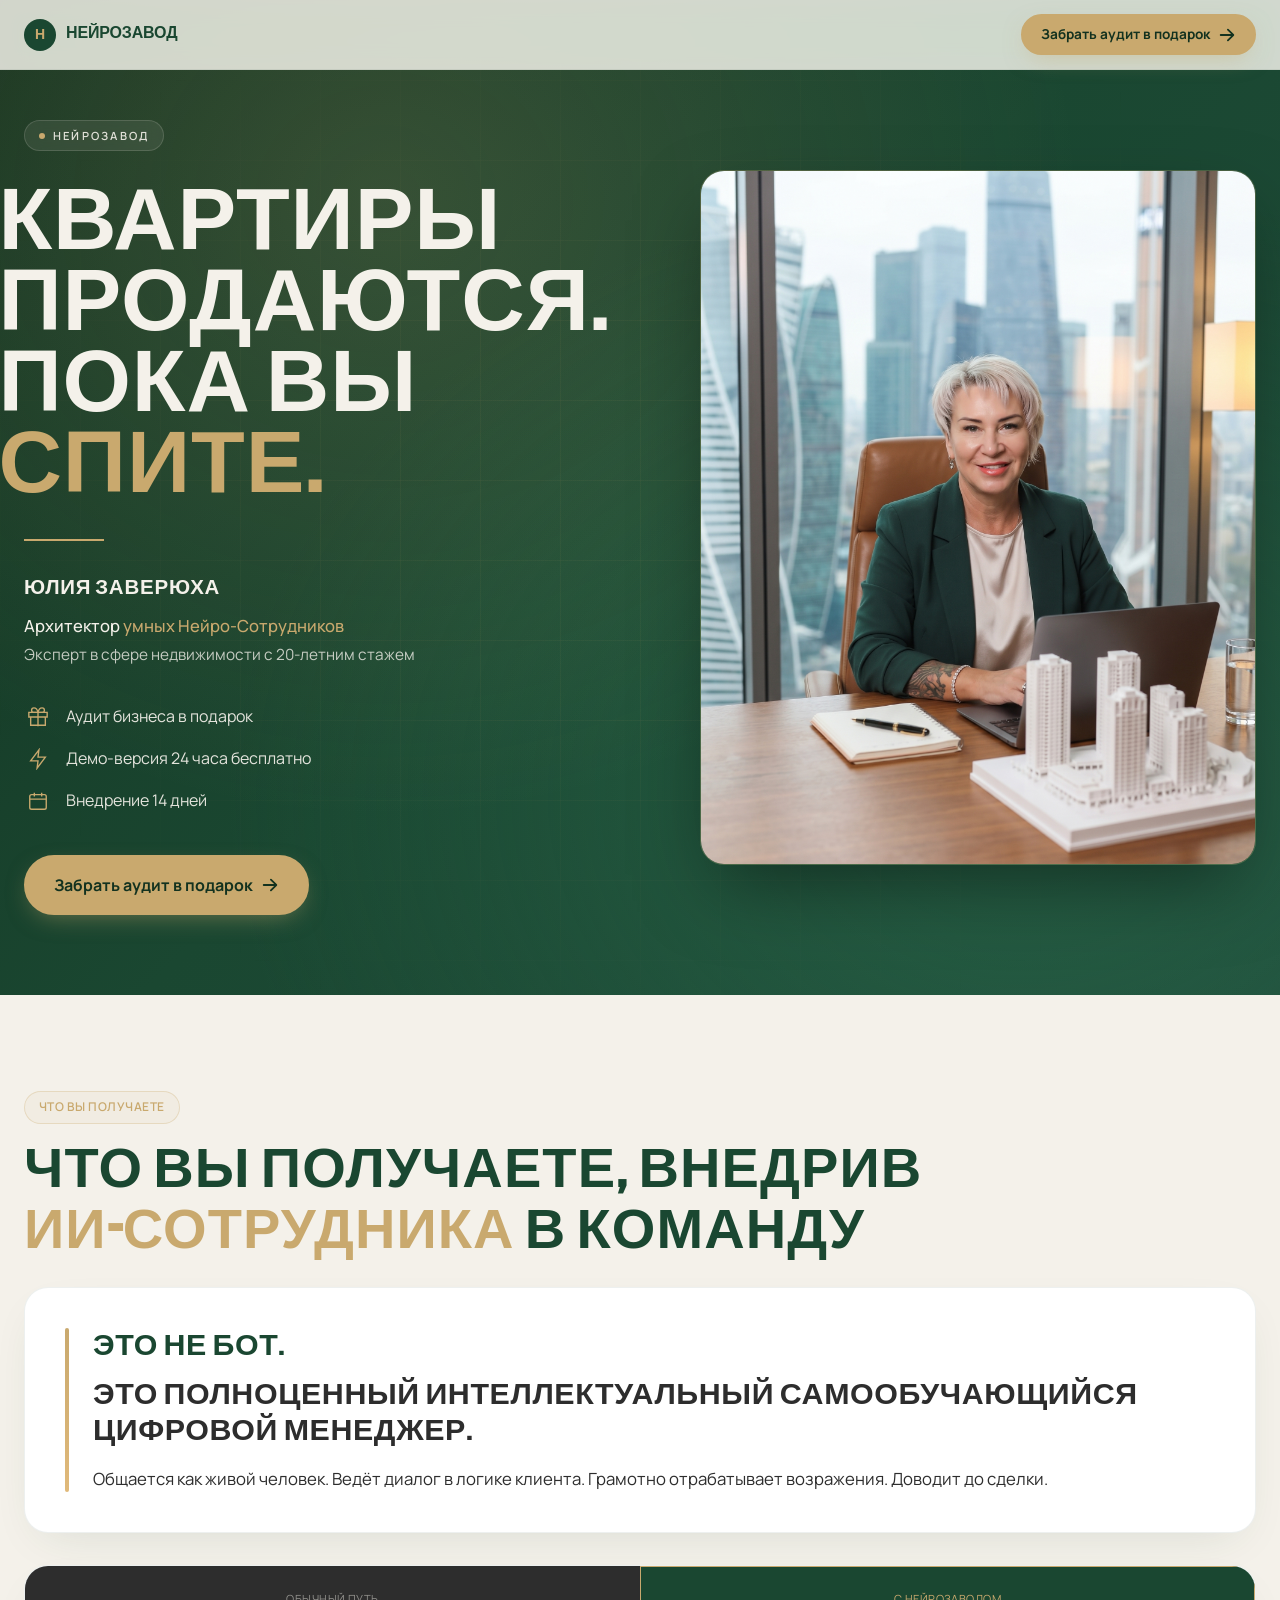
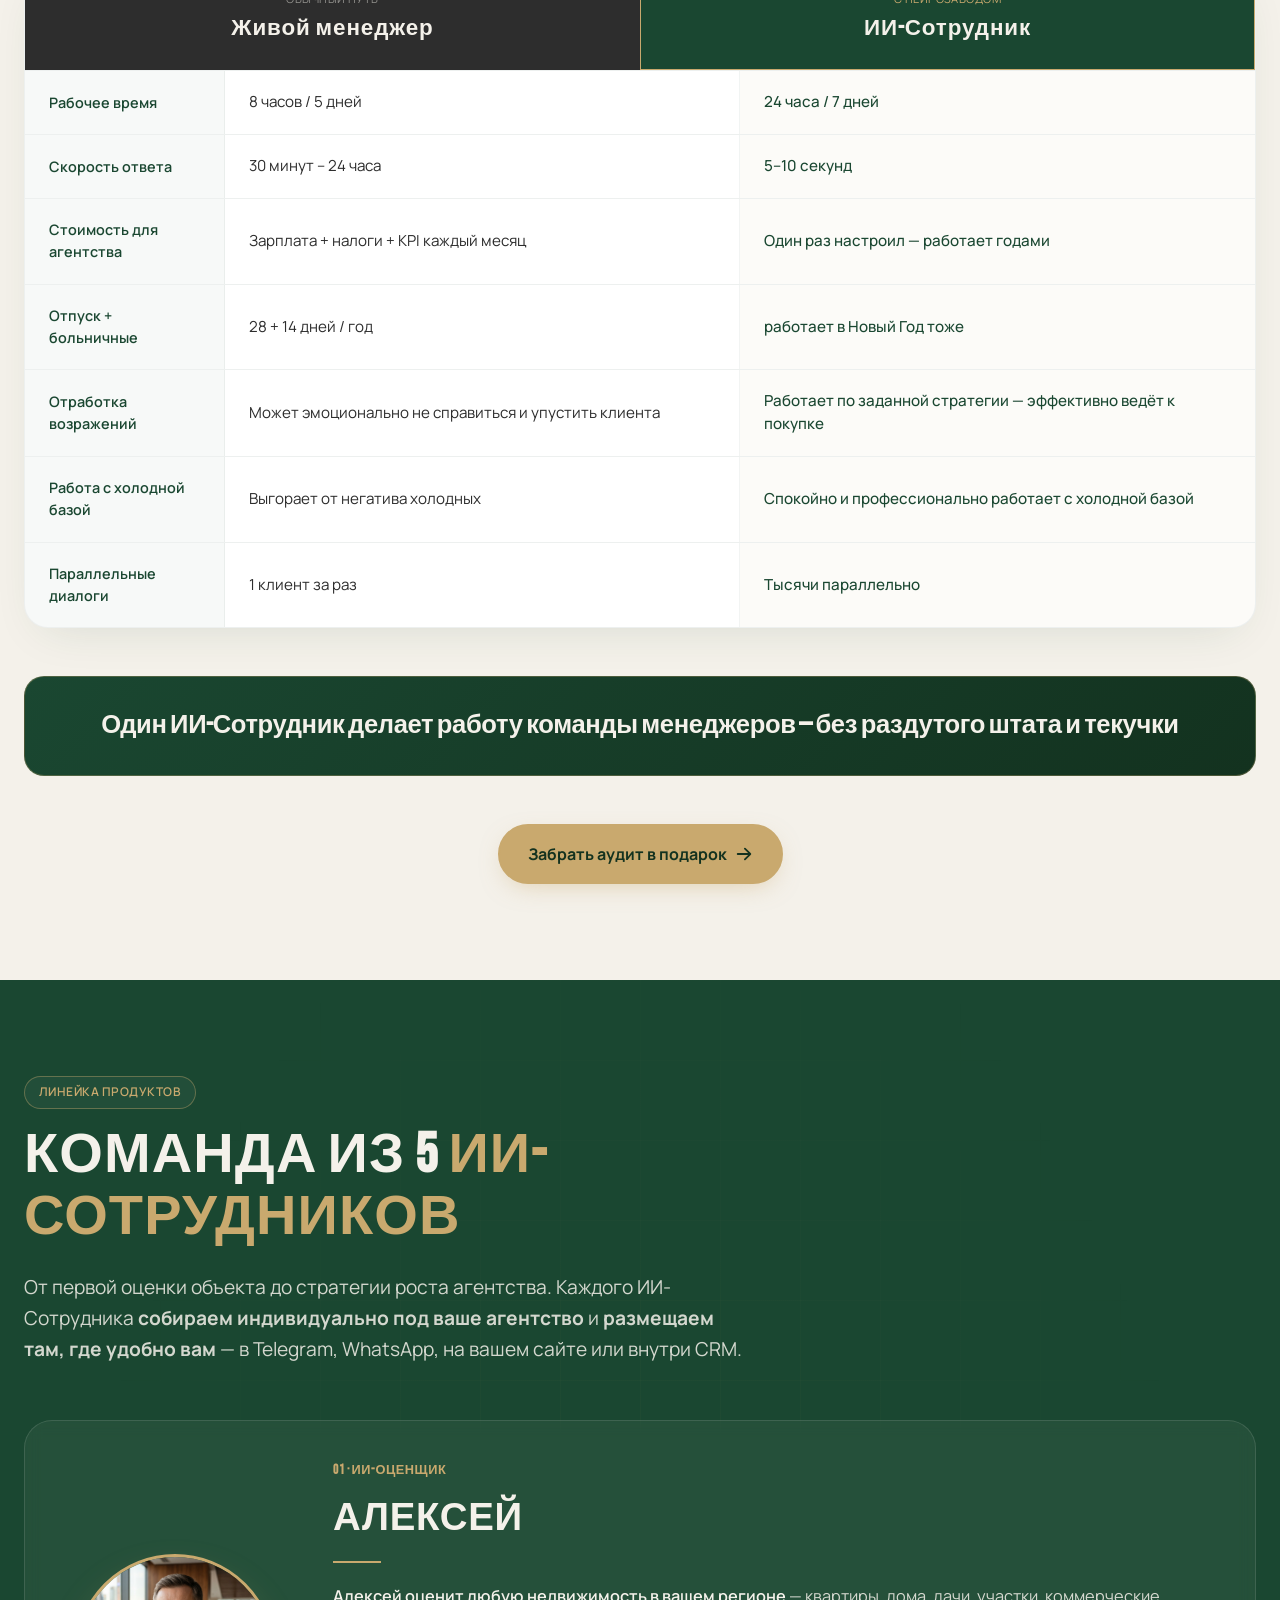
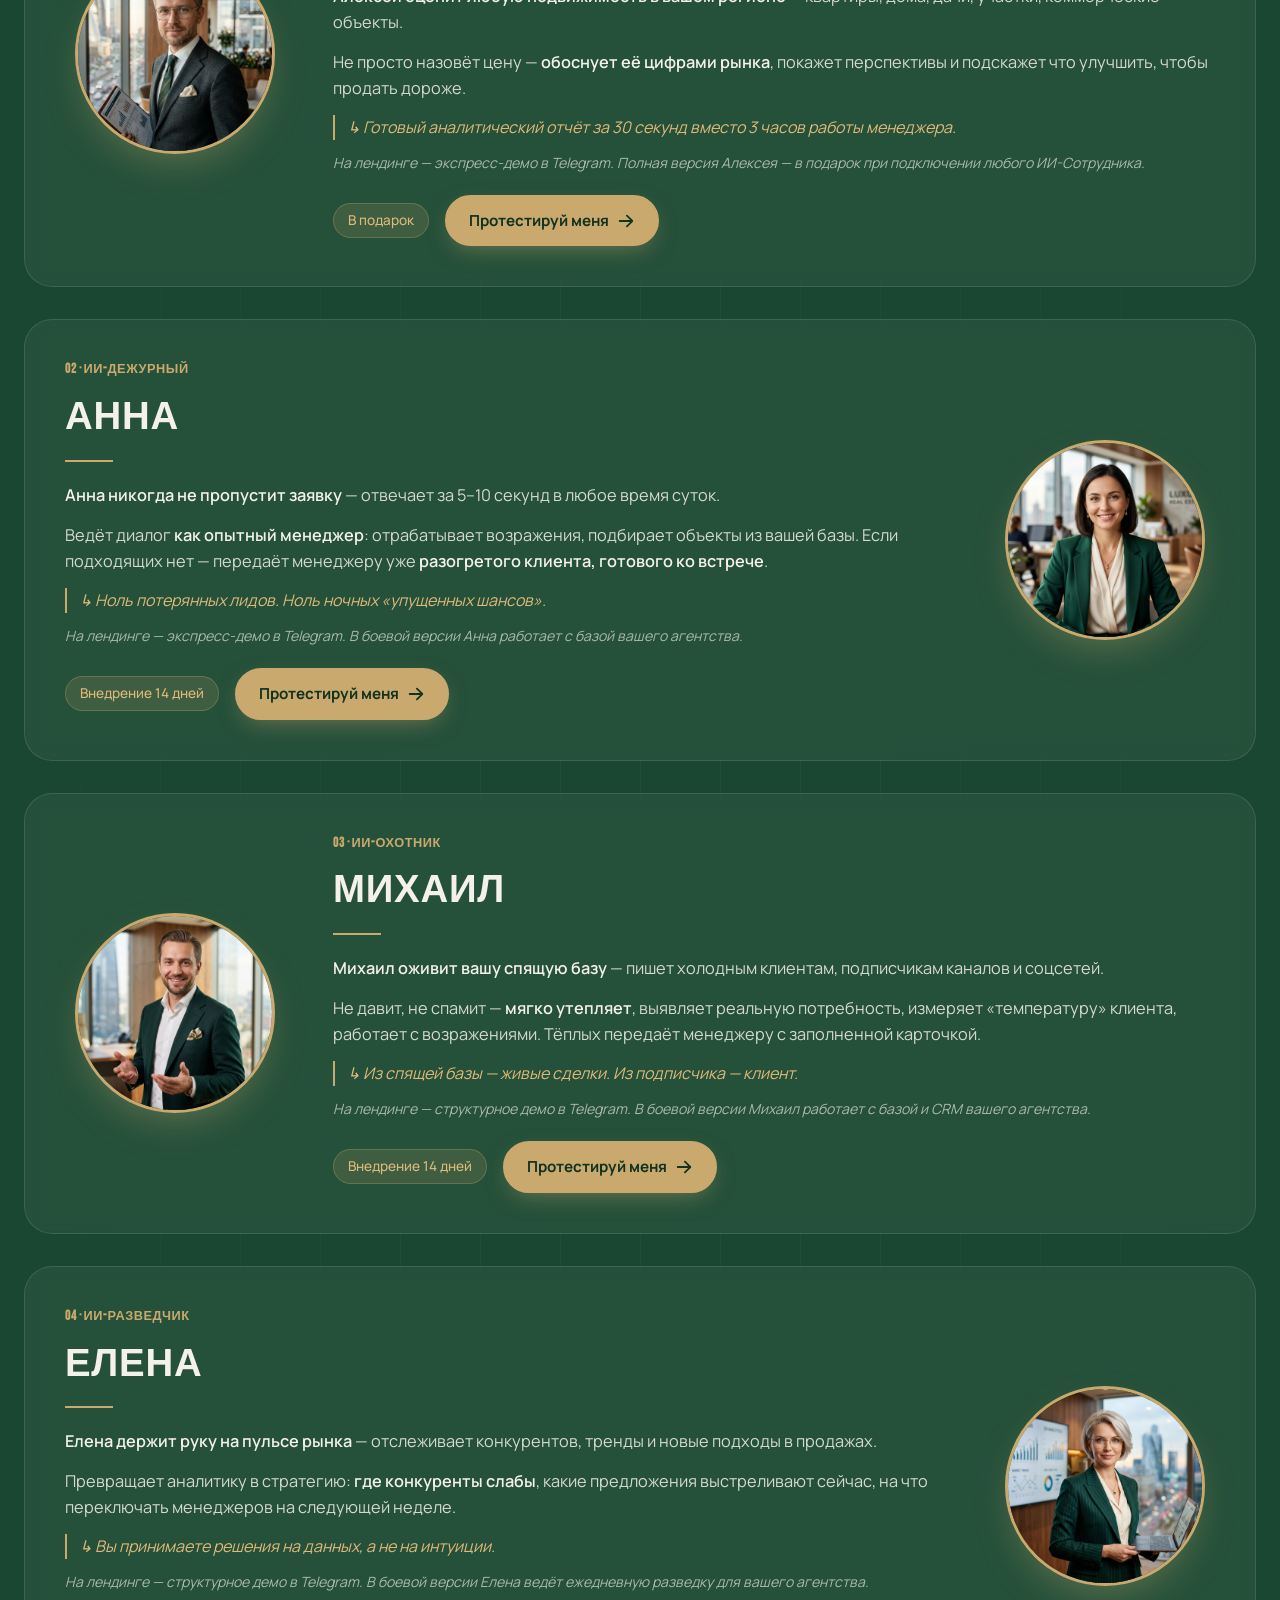
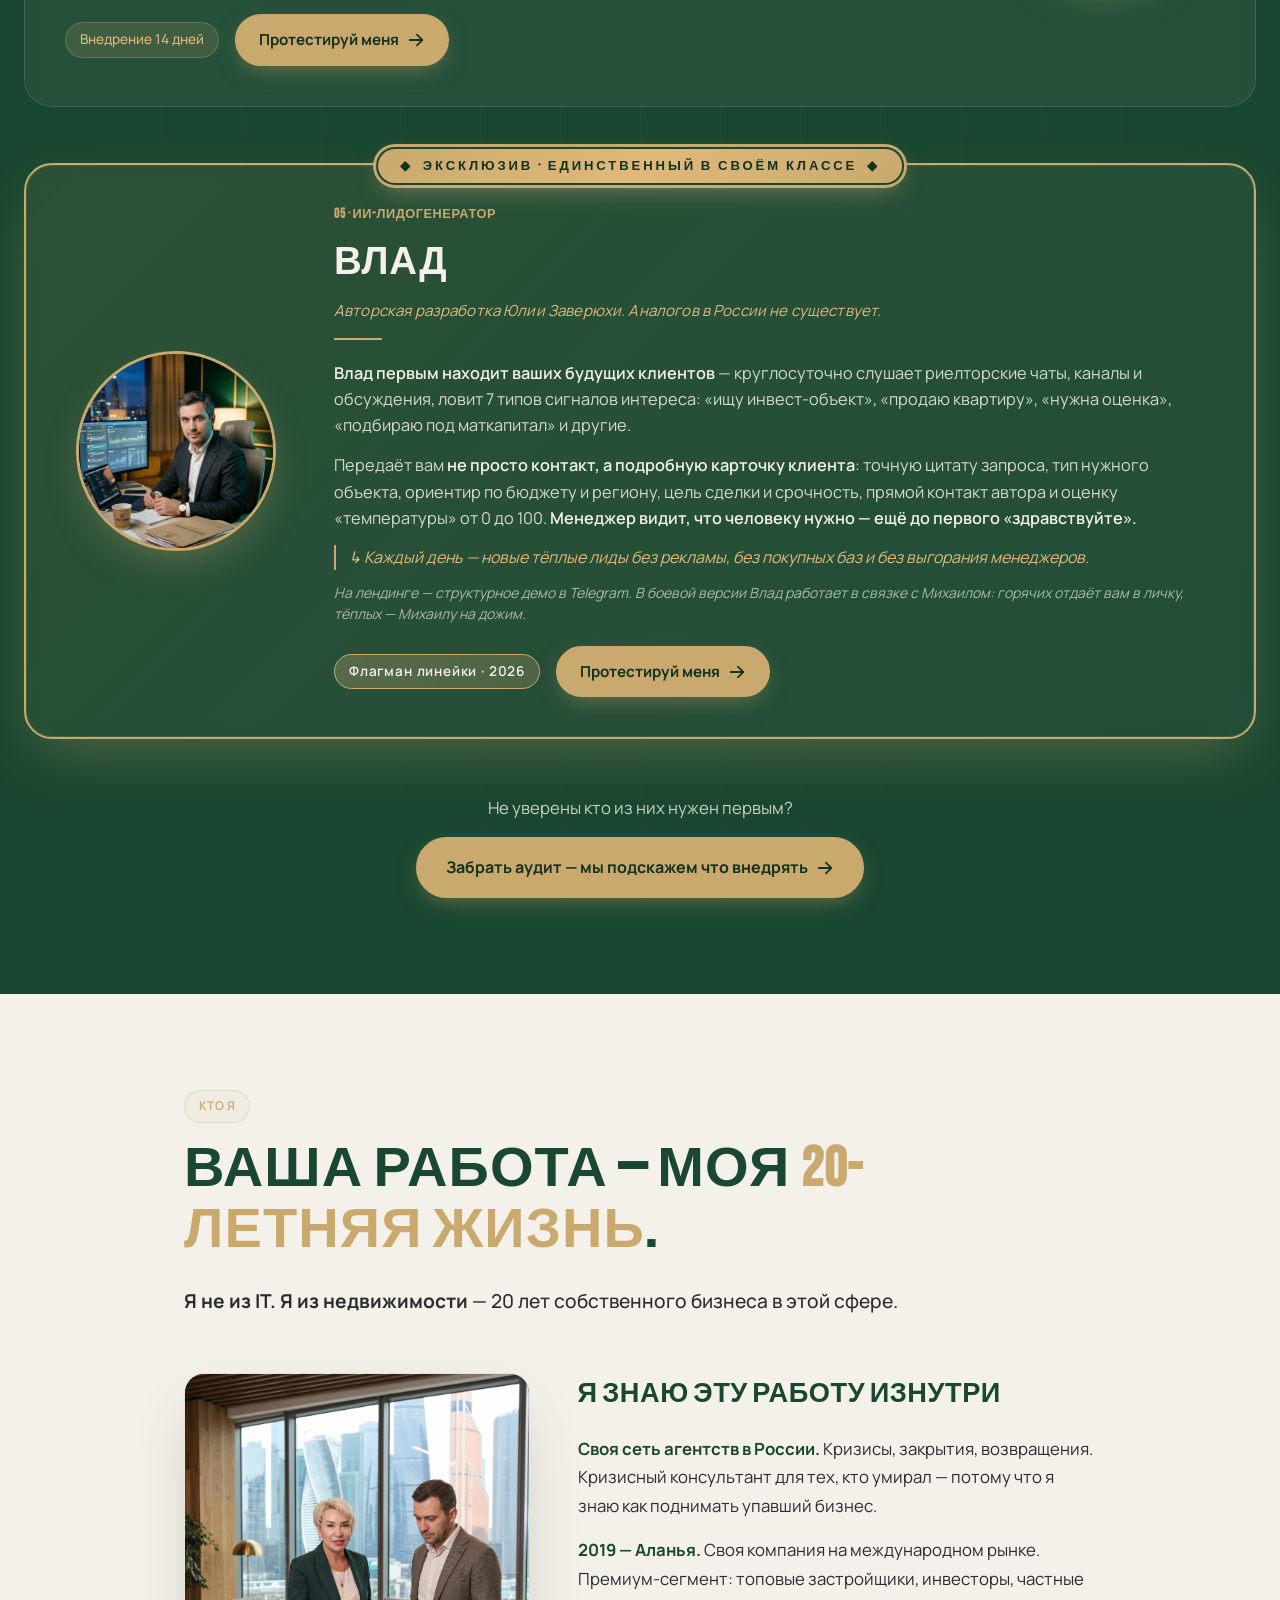
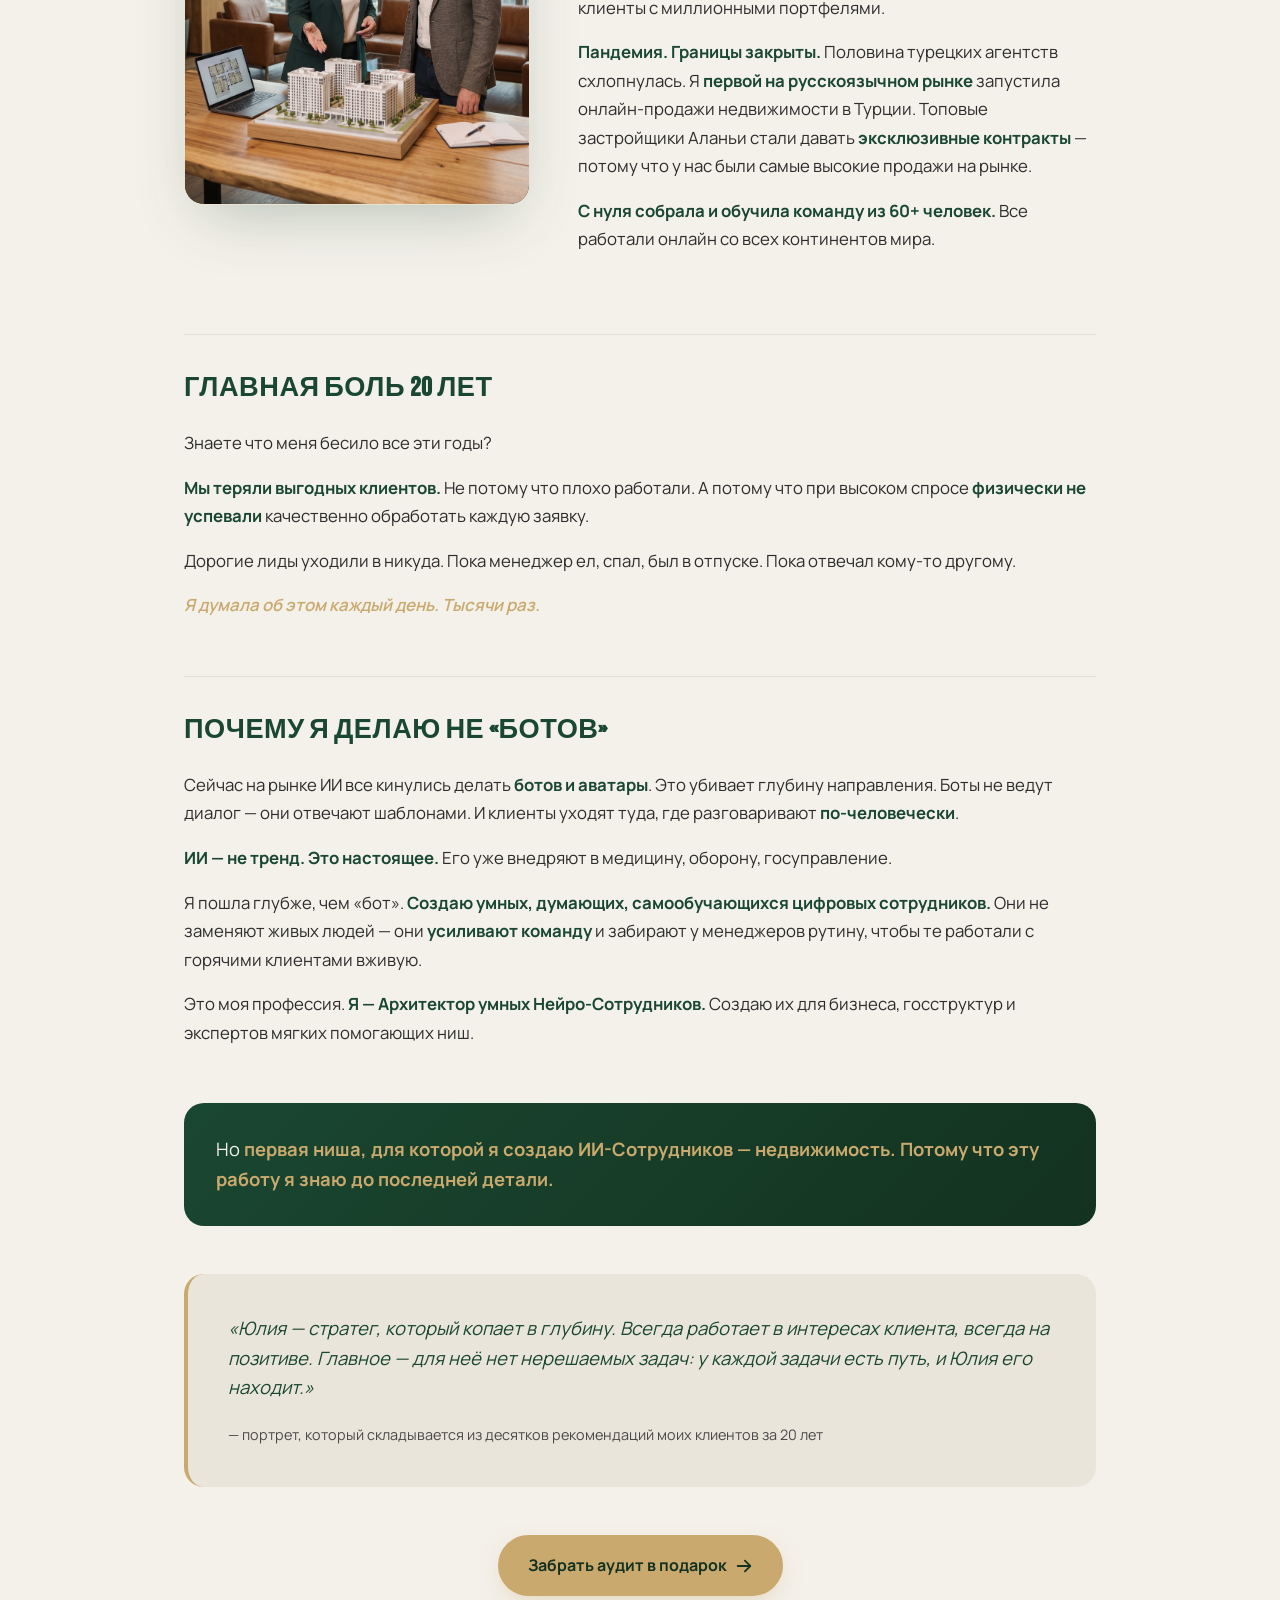
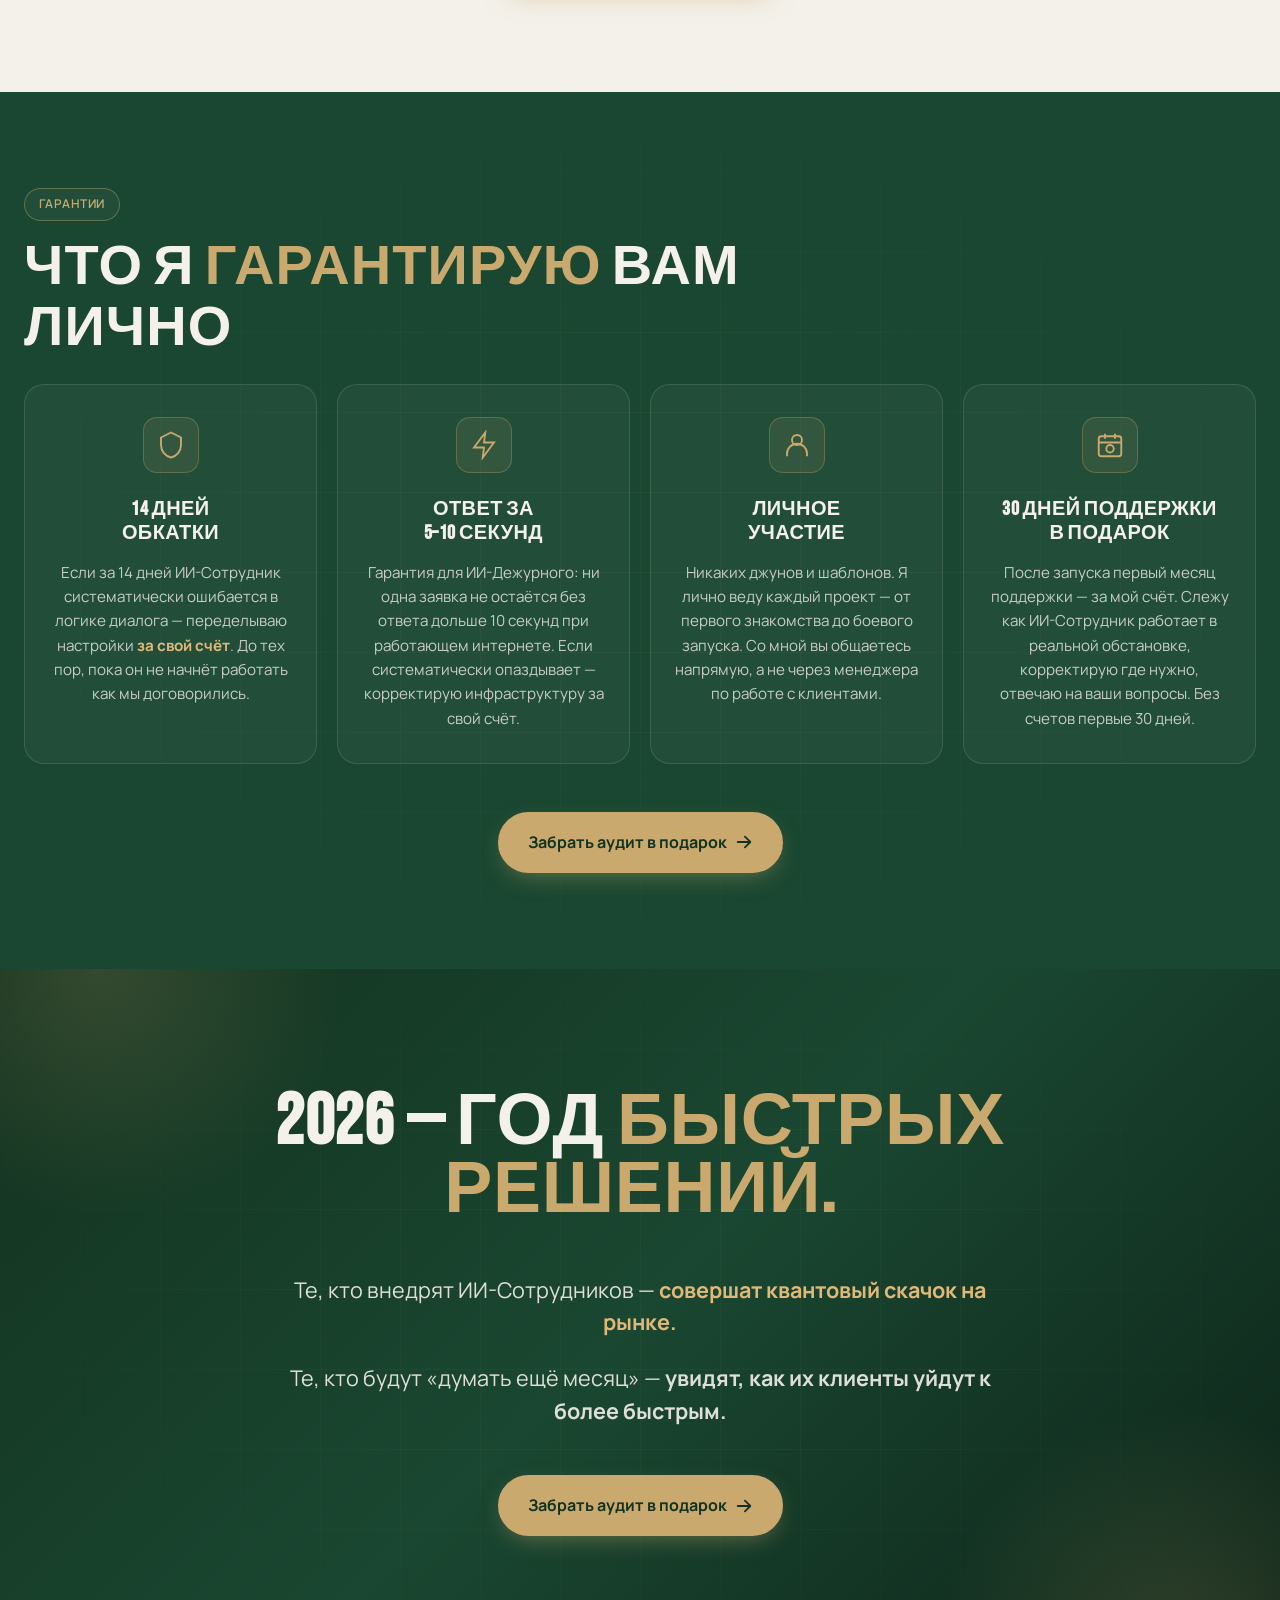
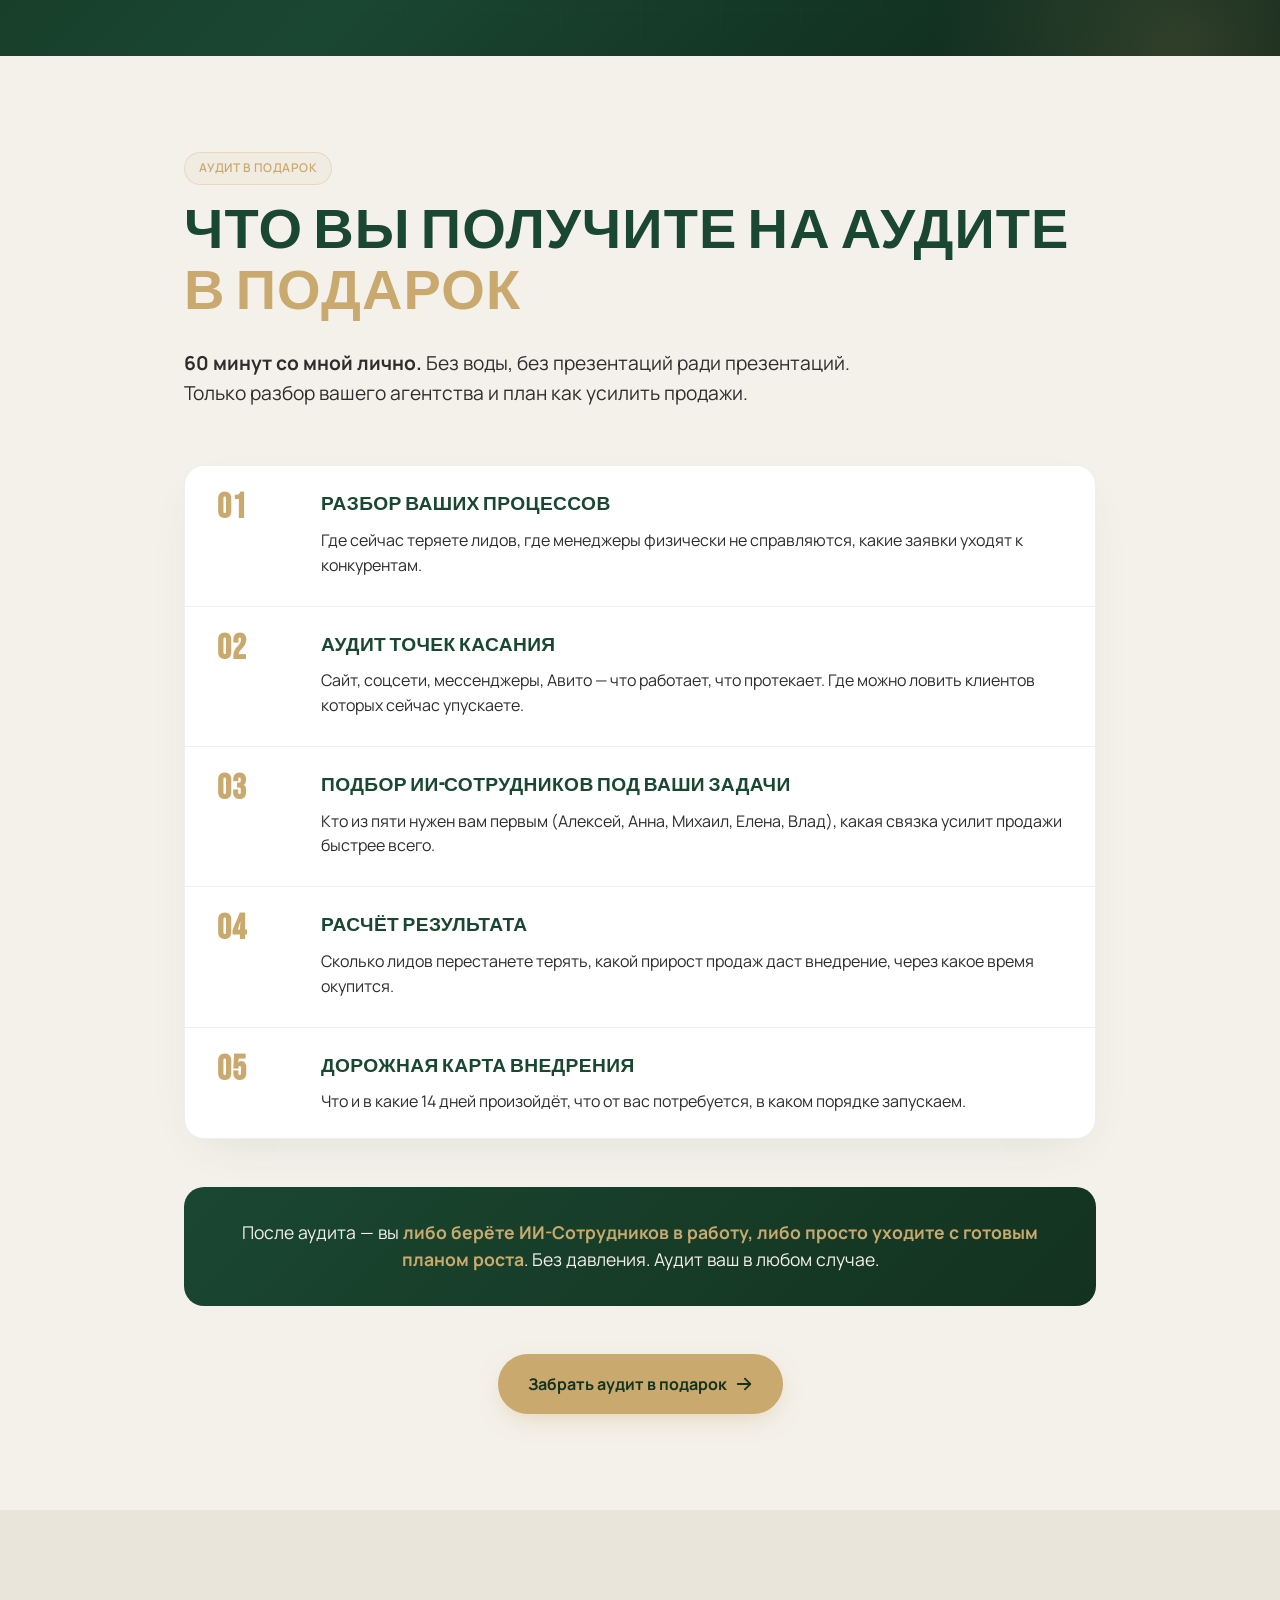
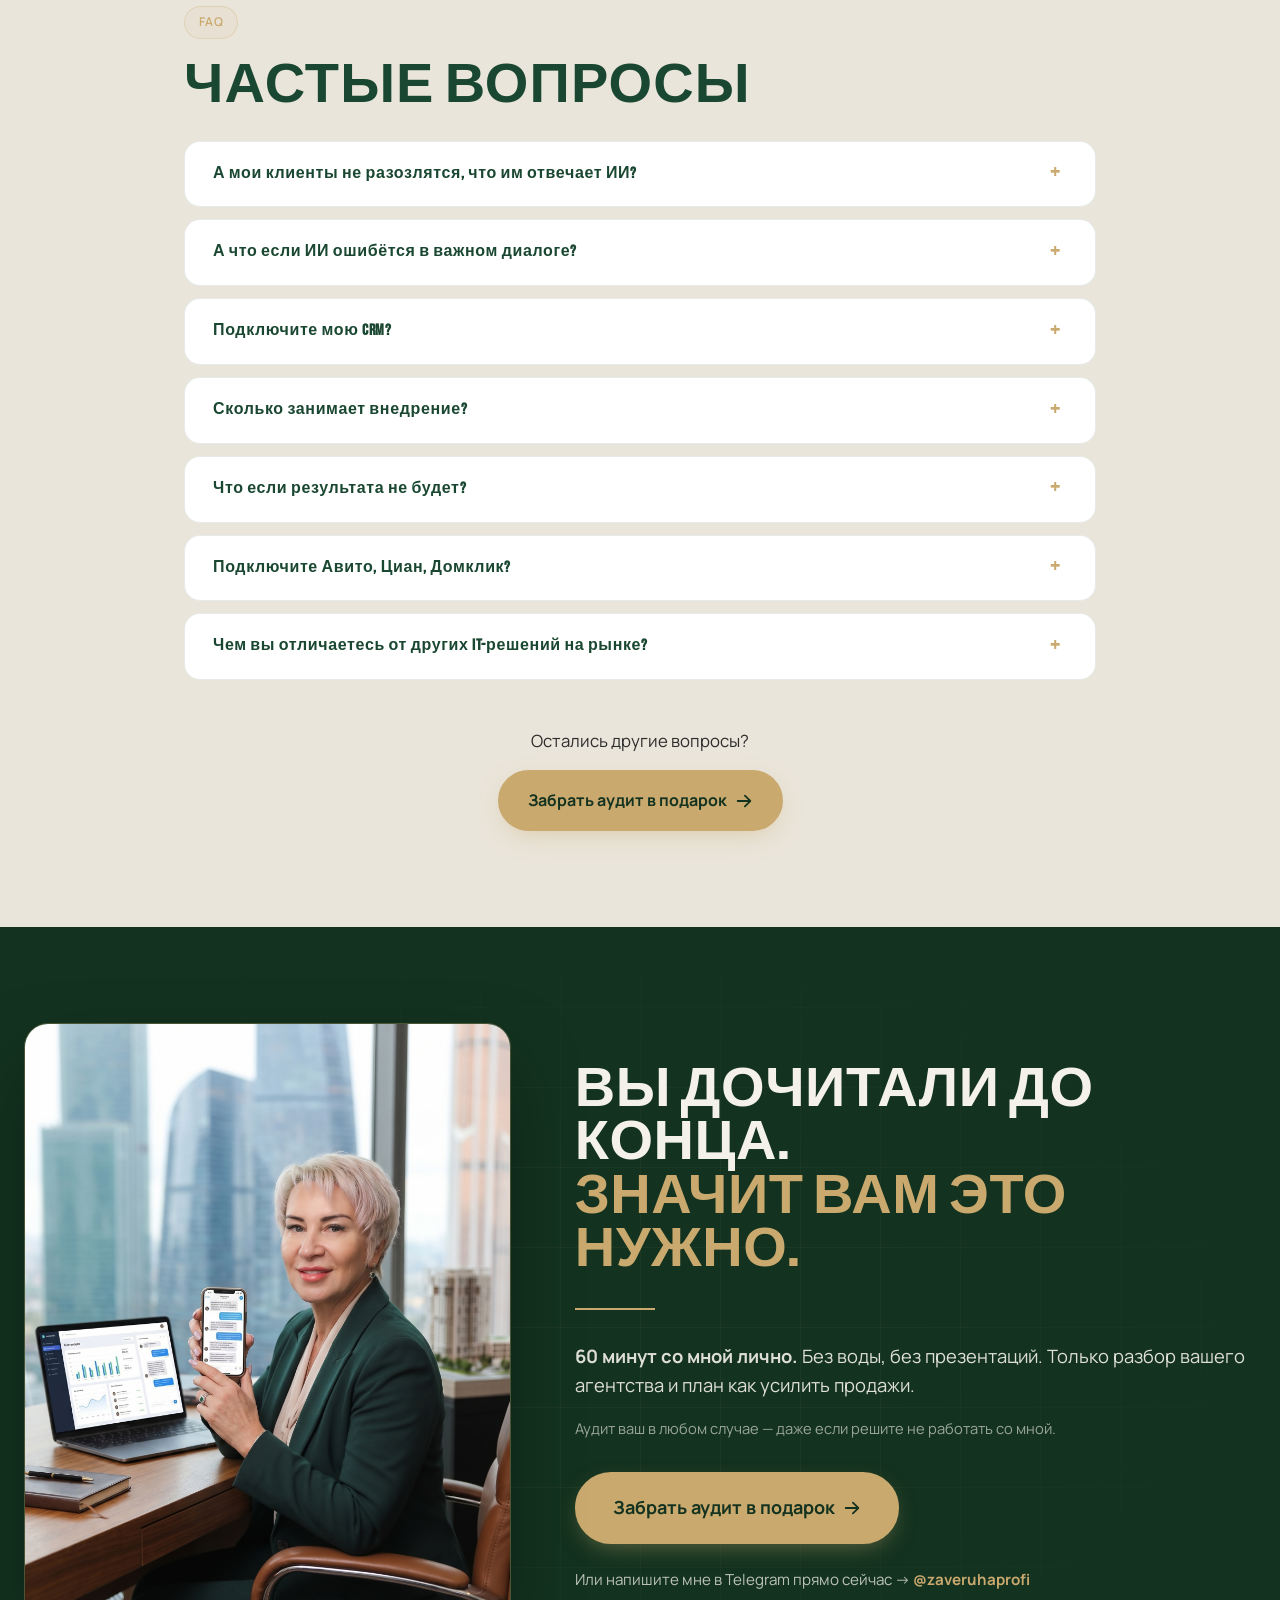
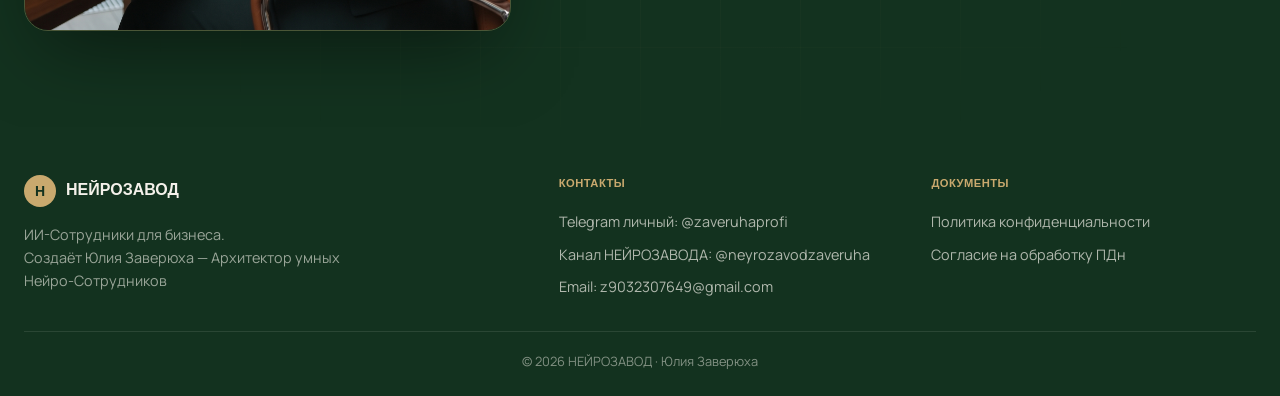
<file: index.html>
<!DOCTYPE html>
<html lang="ru">
<head>
  <meta charset="UTF-8" />
  <meta name="viewport" content="width=device-width, initial-scale=1.0" />
  <meta name="description" content="НЕЙРОЗАВОД — умные ИИ-Сотрудники для агентств недвижимости. Команда из 5 ИИ-Сотрудников: Алексей, Анна, Михаил, Елена, Влад. Создаёт Юлия Заверюха — Архитектор умных Нейро-Сотрудников." />
  <meta name="theme-color" content="#1A4731" />
  <title>НЕЙРОЗАВОД — Умные ИИ-Сотрудники для агентств недвижимости</title>

  <link rel="preconnect" href="https://fonts.googleapis.com" />
  <link rel="preconnect" href="https://fonts.gstatic.com" crossorigin />
  <link href="https://fonts.googleapis.com/css2?family=Bebas+Neue&family=Manrope:wght@300;400;500;600;700&display=swap" rel="stylesheet" />

  <link rel="stylesheet" href="styles.css" />
</head>

<body>

<!-- ============== NAV ============== -->
<nav class="nav">
  <div class="nav-inner">
    <a href="#hero" class="nav-logo">
      <span class="nav-logo-mark">Н</span>
      <span>НЕЙРОЗАВОД</span>
    </a>
    <a href="https://t.me/zaveruhaprofi?text=%D0%97%D0%B4%D1%80%D0%B0%D0%B2%D1%81%D1%82%D0%B2%D1%83%D0%B9%D1%82%D0%B5%2C%20%D0%AE%D0%BB%D0%B8%D1%8F.%20%D0%A5%D0%BE%D1%87%D1%83%20%D0%B7%D0%B0%D0%BF%D0%B8%D1%81%D0%B0%D1%82%D1%8C%D1%81%D1%8F%20%D0%BD%D0%B0%20%D0%B1%D0%B5%D1%81%D0%BF%D0%BB%D0%B0%D1%82%D0%BD%D1%8B%D0%B9%20%D0%B0%D1%83%D0%B4%D0%B8%D1%82%20%D0%BC%D0%BE%D0%B5%D0%B3%D0%BE%20%D0%B0%D0%B3%D0%B5%D0%BD%D1%82%D1%81%D1%82%D0%B2%D0%B0%20%D0%BD%D0%B5%D0%B4%D0%B2%D0%B8%D0%B6%D0%B8%D0%BC%D0%BE%D1%81%D1%82%D0%B8." target="_blank" rel="noopener" class="btn btn-gold btn-sm">
      <span>Забрать аудит в подарок</span>
      <svg viewBox="0 0 20 20" fill="currentColor" aria-hidden="true"><path fill-rule="evenodd" d="M10.293 3.293a1 1 0 011.414 0l6 6a1 1 0 010 1.414l-6 6a1 1 0 01-1.414-1.414L14.586 11H3a1 1 0 110-2h11.586l-4.293-4.293a1 1 0 010-1.414z" clip-rule="evenodd"/></svg>
    </a>
  </div>
</nav>

<!-- ============== 1. HERO ============== -->
<section id="hero" class="hero">
  <div class="hero-bg"></div>
  <div class="hero-grid"></div>

  <div class="hero-inner">
    <div class="hero-content">
      <div class="hero-badge">
        <span class="hero-badge-dot"></span>
        <span>НЕЙРОЗАВОД</span>
      </div>

      <h1 class="hero-headline">
        КВАРТИРЫ<br/>
        ПРОДАЮТСЯ.<br/>
        ПОКА ВЫ <span class="hero-headline-accent">СПИТЕ</span><span class="hero-headline-accent">.</span>
      </h1>

      <div class="hero-line"></div>

      <div class="hero-author">
        <div class="hero-author-name">ЮЛИЯ ЗАВЕРЮХА</div>
        <div class="hero-author-role">Архитектор <span class="text-gold">умных Нейро-Сотрудников</span></div>
        <div class="hero-author-exp">Эксперт в сфере недвижимости с&nbsp;20-летним стажем</div>
      </div>

      <div class="hero-values">
        <div class="hero-value">
          <span class="hero-value-icon" aria-hidden="true">
            <svg viewBox="0 0 24 24" fill="none" stroke="currentColor" stroke-width="1.5"><path d="M20 12v9H4v-9"/><path d="M2 7h20v5H2z"/><path d="M12 22V7"/><path d="M12 7H7.5a2.5 2.5 0 010-5C11 2 12 7 12 7z"/><path d="M12 7h4.5a2.5 2.5 0 000-5C13 2 12 7 12 7z"/></svg>
          </span>
          <span>Аудит бизнеса в подарок</span>
        </div>
        <div class="hero-value">
          <span class="hero-value-icon" aria-hidden="true">
            <svg viewBox="0 0 24 24" fill="none" stroke="currentColor" stroke-width="1.5"><path d="M13 2L4 14h8l-1 8 9-12h-8z"/></svg>
          </span>
          <span>Демо-версия 24 часа бесплатно</span>
        </div>
        <div class="hero-value">
          <span class="hero-value-icon" aria-hidden="true">
            <svg viewBox="0 0 24 24" fill="none" stroke="currentColor" stroke-width="1.5"><rect x="3" y="5" width="18" height="16" rx="2"/><path d="M3 10h18M8 3v4M16 3v4"/></svg>
          </span>
          <span>Внедрение 14 дней</span>
        </div>
      </div>

      <a href="https://t.me/zaveruhaprofi?text=%D0%97%D0%B4%D1%80%D0%B0%D0%B2%D1%81%D1%82%D0%B2%D1%83%D0%B9%D1%82%D0%B5%2C%20%D0%AE%D0%BB%D0%B8%D1%8F.%20%D0%A5%D0%BE%D1%87%D1%83%20%D0%B7%D0%B0%D0%BF%D0%B8%D1%81%D0%B0%D1%82%D1%8C%D1%81%D1%8F%20%D0%BD%D0%B0%20%D0%B1%D0%B5%D1%81%D0%BF%D0%BB%D0%B0%D1%82%D0%BD%D1%8B%D0%B9%20%D0%B0%D1%83%D0%B4%D0%B8%D1%82%20%D0%BC%D0%BE%D0%B5%D0%B3%D0%BE%20%D0%B0%D0%B3%D0%B5%D0%BD%D1%82%D1%81%D1%82%D0%B2%D0%B0%20%D0%BD%D0%B5%D0%B4%D0%B2%D0%B8%D0%B6%D0%B8%D0%BC%D0%BE%D1%81%D1%82%D0%B8." target="_blank" rel="noopener" class="btn btn-gold btn-lg">
        <span>Забрать аудит в подарок</span>
        <svg viewBox="0 0 20 20" fill="currentColor"><path fill-rule="evenodd" d="M10.293 3.293a1 1 0 011.414 0l6 6a1 1 0 010 1.414l-6 6a1 1 0 01-1.414-1.414L14.586 11H3a1 1 0 110-2h11.586l-4.293-4.293a1 1 0 010-1.414z" clip-rule="evenodd"/></svg>
      </a>
    </div>

    <div class="hero-photo">
      <div class="hero-photo-frame">
        <img src="assets/photos/founder/photo-1-solo-desk.jpg" alt="Юлия Заверюха в офисе" class="hero-photo-img" onerror="this.style.display='none'; this.parentElement.classList.add('photo-fallback');" />
        <div class="photo-fallback-content">
          <div class="photo-fallback-name">ЮЛИЯ</div>
          <div class="photo-fallback-name">ЗАВЕРЮХА</div>
          <div class="photo-fallback-divider"></div>
          <div class="photo-fallback-role">Архитектор<br/>умных Нейро-Сотрудников</div>
        </div>
      </div>
    </div>
  </div>
</section>

<!-- ============== 2. ЧТО ВЫ ПОЛУЧАЕТЕ ============== -->
<section class="section section-cream">
  <div class="container">
    <div class="section-tag">Что вы получаете</div>
    <h2 class="section-title">Что вы получаете, внедрив <span class="text-gold">ИИ-Сотрудника</span> в команду</h2>

    <div class="defining-block">
      <div class="defining-marker"></div>
      <div class="defining-content">
        <h3 class="defining-headline">Это не бот.</h3>
        <h3 class="defining-headline">Это полноценный интеллектуальный самообучающийся цифровой менеджер.</h3>
        <p class="defining-sub">Общается как живой человек. Ведёт диалог в логике клиента. Грамотно отрабатывает возражения. Доводит до сделки.</p>
      </div>
    </div>

    <div class="comparison">
      <div class="comparison-headers">
        <div class="comparison-header comparison-header-left">
          <div class="comparison-header-tag">обычный путь</div>
          <div class="comparison-header-title">Живой менеджер</div>
        </div>
        <div class="comparison-header comparison-header-right">
          <div class="comparison-header-tag">с НЕЙРОЗАВОДОМ</div>
          <div class="comparison-header-title">ИИ-Сотрудник</div>
        </div>
      </div>

      <div class="comparison-row">
        <div class="comparison-cat">Рабочее время</div>
        <div class="comparison-cell comparison-cell-left">8 часов / 5 дней</div>
        <div class="comparison-cell comparison-cell-right">24 часа / 7 дней</div>
      </div>
      <div class="comparison-row">
        <div class="comparison-cat">Скорость ответа</div>
        <div class="comparison-cell comparison-cell-left">30 минут – 24 часа</div>
        <div class="comparison-cell comparison-cell-right">5–10 секунд</div>
      </div>
      <div class="comparison-row">
        <div class="comparison-cat">Стоимость для агентства</div>
        <div class="comparison-cell comparison-cell-left">Зарплата + налоги + KPI каждый месяц</div>
        <div class="comparison-cell comparison-cell-right">Один раз настроил — работает годами</div>
      </div>
      <div class="comparison-row">
        <div class="comparison-cat">Отпуск + больничные</div>
        <div class="comparison-cell comparison-cell-left">28 + 14 дней / год</div>
        <div class="comparison-cell comparison-cell-right">работает в Новый Год тоже</div>
      </div>
      <div class="comparison-row">
        <div class="comparison-cat">Отработка возражений</div>
        <div class="comparison-cell comparison-cell-left">Может эмоционально не справиться и упустить клиента</div>
        <div class="comparison-cell comparison-cell-right">Работает по заданной стратегии — эффективно ведёт к покупке</div>
      </div>
      <div class="comparison-row">
        <div class="comparison-cat">Работа с холодной базой</div>
        <div class="comparison-cell comparison-cell-left">Выгорает от негатива холодных</div>
        <div class="comparison-cell comparison-cell-right">Спокойно и профессионально работает с холодной базой</div>
      </div>
      <div class="comparison-row">
        <div class="comparison-cat">Параллельные диалоги</div>
        <div class="comparison-cell comparison-cell-left">1 клиент за раз</div>
        <div class="comparison-cell comparison-cell-right">Тысячи параллельно</div>
      </div>
    </div>

    <div class="punch-line">Один ИИ-Сотрудник делает работу команды менеджеров — без раздутого штата и текучки</div>

    <div class="cta-wrap">
      <a href="https://t.me/zaveruhaprofi?text=%D0%97%D0%B4%D1%80%D0%B0%D0%B2%D1%81%D1%82%D0%B2%D1%83%D0%B9%D1%82%D0%B5%2C%20%D0%AE%D0%BB%D0%B8%D1%8F.%20%D0%A5%D0%BE%D1%87%D1%83%20%D0%B7%D0%B0%D0%BF%D0%B8%D1%81%D0%B0%D1%82%D1%8C%D1%81%D1%8F%20%D0%BD%D0%B0%20%D0%B1%D0%B5%D1%81%D0%BF%D0%BB%D0%B0%D1%82%D0%BD%D1%8B%D0%B9%20%D0%B0%D1%83%D0%B4%D0%B8%D1%82%20%D0%BC%D0%BE%D0%B5%D0%B3%D0%BE%20%D0%B0%D0%B3%D0%B5%D0%BD%D1%82%D1%81%D1%82%D0%B2%D0%B0%20%D0%BD%D0%B5%D0%B4%D0%B2%D0%B8%D0%B6%D0%B8%D0%BC%D0%BE%D1%81%D1%82%D0%B8." target="_blank" rel="noopener" class="btn btn-gold btn-lg">
        <span>Забрать аудит в подарок</span>
        <svg viewBox="0 0 20 20" fill="currentColor"><path fill-rule="evenodd" d="M10.293 3.293a1 1 0 011.414 0l6 6a1 1 0 010 1.414l-6 6a1 1 0 01-1.414-1.414L14.586 11H3a1 1 0 110-2h11.586l-4.293-4.293a1 1 0 010-1.414z" clip-rule="evenodd"/></svg>
      </a>
    </div>
  </div>
</section>

<!-- ============== 3. КОМАНДА 4 ИИ-СОТРУДНИКОВ ============== -->
<section id="team" class="section section-emerald">
  <div class="section-grid"></div>
  <div class="container">
    <div class="section-tag tag-on-dark">Линейка продуктов</div>
    <h2 class="section-title section-title-light">Команда из 5 <span class="text-gold">ИИ-Сотрудников</span></h2>
    <p class="section-sub section-sub-light">От первой оценки объекта до стратегии роста агентства. Каждого ИИ-Сотрудника <strong>собираем индивидуально под ваше агентство</strong> и <strong>размещаем там, где удобно вам</strong> — в Telegram, WhatsApp, на вашем сайте или внутри CRM.</p>

    <article class="agent-card agent-card-left">
      <div class="agent-avatar-wrap">
        <div class="agent-avatar">
          <img src="assets/photos/agents/alexey-evaluator.jpg" alt="Алексей — ИИ-Оценщик" onerror="this.style.display='none'; this.parentElement.classList.add('avatar-fallback');" />
          <span class="avatar-fallback-letter">А</span>
        </div>
      </div>
      <div class="agent-content">
        <div class="agent-num">01 · ИИ-ОЦЕНЩИК</div>
        <h3 class="agent-name">Алексей</h3>
        <div class="agent-line"></div>
        <p class="agent-desc"><strong>Алексей оценит любую недвижимость в вашем регионе</strong> — квартиры, дома, дачи, участки, коммерческие объекты.</p>
        <p class="agent-desc">Не просто назовёт цену — <strong>обоснует её цифрами рынка</strong>, покажет перспективы и подскажет что улучшить, чтобы продать дороже.</p>
        <p class="agent-result">↳ Готовый аналитический отчёт за 30 секунд вместо 3 часов работы менеджера.</p>
        <p class="agent-note">На лендинге — экспресс-демо в Telegram. Полная версия Алексея — в подарок при подключении любого ИИ-Сотрудника.</p>
        <div class="agent-cta-row">
          <span class="agent-status">В подарок</span>
          <a href="https://t.me/neurozavod_demo_bot?start=alexey" target="_blank" rel="noopener" class="btn btn-gold btn-md">
            <span>Протестируй меня</span>
            <svg viewBox="0 0 20 20" fill="currentColor"><path fill-rule="evenodd" d="M10.293 3.293a1 1 0 011.414 0l6 6a1 1 0 010 1.414l-6 6a1 1 0 01-1.414-1.414L14.586 11H3a1 1 0 110-2h11.586l-4.293-4.293a1 1 0 010-1.414z" clip-rule="evenodd"/></svg>
          </a>
        </div>
      </div>
    </article>

    <article class="agent-card agent-card-right">
      <div class="agent-content">
        <div class="agent-num">02 · ИИ-ДЕЖУРНЫЙ</div>
        <h3 class="agent-name">Анна</h3>
        <div class="agent-line"></div>
        <p class="agent-desc"><strong>Анна никогда не пропустит заявку</strong> — отвечает за 5–10 секунд в любое время суток.</p>
        <p class="agent-desc">Ведёт диалог <strong>как опытный менеджер</strong>: отрабатывает возражения, подбирает объекты из вашей базы. Если подходящих нет — передаёт менеджеру уже <strong>разогретого клиента, готового ко встрече</strong>.</p>
        <p class="agent-result">↳ Ноль потерянных лидов. Ноль ночных «упущенных шансов».</p>
        <p class="agent-note">На лендинге — экспресс-демо в Telegram. В боевой версии Анна работает с базой вашего агентства.</p>
        <div class="agent-cta-row">
          <span class="agent-status">Внедрение 14 дней</span>
          <a href="https://t.me/neurozavod_demo_bot?start=anna" target="_blank" rel="noopener" class="btn btn-gold btn-md">
            <span>Протестируй меня</span>
            <svg viewBox="0 0 20 20" fill="currentColor"><path fill-rule="evenodd" d="M10.293 3.293a1 1 0 011.414 0l6 6a1 1 0 010 1.414l-6 6a1 1 0 01-1.414-1.414L14.586 11H3a1 1 0 110-2h11.586l-4.293-4.293a1 1 0 010-1.414z" clip-rule="evenodd"/></svg>
          </a>
        </div>
      </div>
      <div class="agent-avatar-wrap">
        <div class="agent-avatar">
          <img src="assets/photos/agents/anna-dispatcher.jpg" alt="Анна — ИИ-Дежурный" onerror="this.style.display='none'; this.parentElement.classList.add('avatar-fallback');" />
          <span class="avatar-fallback-letter">А</span>
        </div>
      </div>
    </article>

    <article class="agent-card agent-card-left">
      <div class="agent-avatar-wrap">
        <div class="agent-avatar">
          <img src="assets/photos/agents/mikhail-hunter.jpg" alt="Михаил — ИИ-Охотник" onerror="this.style.display='none'; this.parentElement.classList.add('avatar-fallback');" />
          <span class="avatar-fallback-letter">М</span>
        </div>
      </div>
      <div class="agent-content">
        <div class="agent-num">03 · ИИ-ОХОТНИК</div>
        <h3 class="agent-name">Михаил</h3>
        <div class="agent-line"></div>
        <p class="agent-desc"><strong>Михаил оживит вашу спящую базу</strong> — пишет холодным клиентам, подписчикам каналов и соцсетей.</p>
        <p class="agent-desc">Не давит, не спамит — <strong>мягко утепляет</strong>, выявляет реальную потребность, измеряет «температуру» клиента, работает с возражениями. Тёплых передаёт менеджеру с заполненной карточкой.</p>
        <p class="agent-result">↳ Из спящей базы — живые сделки. Из подписчика — клиент.</p>
        <p class="agent-note">На лендинге — структурное демо в Telegram. В боевой версии Михаил работает с базой и CRM вашего агентства.</p>
        <div class="agent-cta-row">
          <span class="agent-status">Внедрение 14 дней</span>
          <a href="https://t.me/neurozavod_demo_bot?start=mikhail" target="_blank" rel="noopener" class="btn btn-gold btn-md">
            <span>Протестируй меня</span>
            <svg viewBox="0 0 20 20" fill="currentColor"><path fill-rule="evenodd" d="M10.293 3.293a1 1 0 011.414 0l6 6a1 1 0 010 1.414l-6 6a1 1 0 01-1.414-1.414L14.586 11H3a1 1 0 110-2h11.586l-4.293-4.293a1 1 0 010-1.414z" clip-rule="evenodd"/></svg>
          </a>
        </div>
      </div>
    </article>

    <article class="agent-card agent-card-right">
      <div class="agent-content">
        <div class="agent-num">04 · ИИ-РАЗВЕДЧИК</div>
        <h3 class="agent-name">Елена</h3>
        <div class="agent-line"></div>
        <p class="agent-desc"><strong>Елена держит руку на пульсе рынка</strong> — отслеживает конкурентов, тренды и новые подходы в продажах.</p>
        <p class="agent-desc">Превращает аналитику в стратегию: <strong>где конкуренты слабы</strong>, какие предложения выстреливают сейчас, на что переключать менеджеров на следующей неделе.</p>
        <p class="agent-result">↳ Вы принимаете решения на данных, а не на интуиции.</p>
        <p class="agent-note">На лендинге — структурное демо в Telegram. В боевой версии Елена ведёт ежедневную разведку для вашего агентства.</p>
        <div class="agent-cta-row">
          <span class="agent-status">Внедрение 14 дней</span>
          <a href="https://t.me/neurozavod_demo_bot?start=elena" target="_blank" rel="noopener" class="btn btn-gold btn-md">
            <span>Протестируй меня</span>
            <svg viewBox="0 0 20 20" fill="currentColor"><path fill-rule="evenodd" d="M10.293 3.293a1 1 0 011.414 0l6 6a1 1 0 010 1.414l-6 6a1 1 0 01-1.414-1.414L14.586 11H3a1 1 0 110-2h11.586l-4.293-4.293a1 1 0 010-1.414z" clip-rule="evenodd"/></svg>
          </a>
        </div>
      </div>
      <div class="agent-avatar-wrap">
        <div class="agent-avatar">
          <img src="assets/photos/agents/elena-scout.jpg" alt="Елена — ИИ-Разведчик" onerror="this.style.display='none'; this.parentElement.classList.add('avatar-fallback');" />
          <span class="avatar-fallback-letter">Е</span>
        </div>
      </div>
    </article>

    <article class="agent-card agent-card-left agent-card-exclusive">
      <div class="exclusive-badge"><span class="badge-desktop">◆&nbsp;&nbsp;ЭКСКЛЮЗИВ&nbsp;·&nbsp;ЕДИНСТВЕННЫЙ В СВОЁМ КЛАССЕ&nbsp;&nbsp;◆</span><span class="badge-mobile" aria-hidden="true"><span class="badge-mobile-main">◆&nbsp;&nbsp;ЭКСКЛЮЗИВ&nbsp;&nbsp;◆</span><span class="badge-mobile-sub">ЕДИНСТВЕННЫЙ В СВОЁМ КЛАССЕ</span></span></div>
      <div class="agent-avatar-wrap">
        <div class="agent-avatar">
          <img src="assets/photos/agents/vlad-leadgen.jpg" alt="Влад — ИИ-Лидогенератор" onerror="this.style.display='none'; this.parentElement.classList.add('avatar-fallback');" />
          <span class="avatar-fallback-letter">В</span>
        </div>
      </div>
      <div class="agent-content">
        <div class="agent-num">05 &middot; ИИ-ЛИДОГЕНЕРАТОР</div>
        <h3 class="agent-name">Влад</h3>
        <p class="agent-exclusive-sub"><em>Авторская разработка Юлии Заверюхи. Аналогов в России не существует.</em></p>
        <div class="agent-line"></div>
        <p class="agent-desc"><strong>Влад первым находит ваших будущих клиентов</strong> — круглосуточно слушает риелторские чаты, каналы и обсуждения, ловит 7 типов сигналов интереса: «ищу инвест-объект», «продаю квартиру», «нужна оценка», «подбираю под маткапитал» и другие.</p>
        <p class="agent-desc">Передаёт вам <strong>не просто контакт, а подробную карточку клиента</strong>: точную цитату запроса, тип нужного объекта, ориентир по бюджету и региону, цель сделки и срочность, прямой контакт автора и оценку «температуры» от 0 до 100. <strong>Менеджер видит, что человеку нужно — ещё до первого «здравствуйте».</strong></p>
        <p class="agent-result">↳ Каждый день — новые тёплые лиды без рекламы, без покупных баз и без выгорания менеджеров.</p>
        <p class="agent-note">На лендинге — структурное демо в Telegram. В боевой версии Влад работает в связке с Михаилом: горячих отдаёт вам в личку, тёплых — Михаилу на дожим.</p>
        <div class="agent-cta-row">
          <span class="agent-status agent-status-gold">Флагман линейки · 2026</span>
          <a href="https://t.me/neurozavod_demo_bot?start=vlad" target="_blank" rel="noopener" class="btn btn-gold btn-md">
            <span>Протестируй меня</span>
            <svg viewBox="0 0 20 20" fill="currentColor"><path fill-rule="evenodd" d="M10.293 3.293a1 1 0 011.414 0l6 6a1 1 0 010 1.414l-6 6a1 1 0 01-1.414-1.414L14.586 11H3a1 1 0 110-2h11.586l-4.293-4.293a1 1 0 010-1.414z" clip-rule="evenodd"/></svg>
          </a>
        </div>
      </div>
    </article>

    <div class="cta-wrap cta-wrap-light">
      <p class="cta-prompt">Не уверены кто из них нужен первым?</p>
      <a href="https://t.me/zaveruhaprofi?text=%D0%97%D0%B4%D1%80%D0%B0%D0%B2%D1%81%D1%82%D0%B2%D1%83%D0%B9%D1%82%D0%B5%2C%20%D0%AE%D0%BB%D0%B8%D1%8F.%20%D0%A5%D0%BE%D1%87%D1%83%20%D0%B7%D0%B0%D0%BF%D0%B8%D1%81%D0%B0%D1%82%D1%8C%D1%81%D1%8F%20%D0%BD%D0%B0%20%D0%B1%D0%B5%D1%81%D0%BF%D0%BB%D0%B0%D1%82%D0%BD%D1%8B%D0%B9%20%D0%B0%D1%83%D0%B4%D0%B8%D1%82%20%D0%BC%D0%BE%D0%B5%D0%B3%D0%BE%20%D0%B0%D0%B3%D0%B5%D0%BD%D1%82%D1%81%D1%82%D0%B2%D0%B0%20%D0%BD%D0%B5%D0%B4%D0%B2%D0%B8%D0%B6%D0%B8%D0%BC%D0%BE%D1%81%D1%82%D0%B8." target="_blank" rel="noopener" class="btn btn-gold btn-lg">
        <span>Забрать аудит — мы подскажем что внедрять</span>
        <svg viewBox="0 0 20 20" fill="currentColor"><path fill-rule="evenodd" d="M10.293 3.293a1 1 0 011.414 0l6 6a1 1 0 010 1.414l-6 6a1 1 0 01-1.414-1.414L14.586 11H3a1 1 0 110-2h11.586l-4.293-4.293a1 1 0 010-1.414z" clip-rule="evenodd"/></svg>
      </a>
    </div>
  </div>
</section>

<!-- ============== 4. КТО Я ============== -->
<section class="section section-cream">
  <div class="container container-narrow">
    <div class="section-tag">Кто я</div>
    <h2 class="section-title">Ваша работа — моя <span class="text-gold">20-летняя жизнь</span>.</h2>
    <p class="section-sub section-sub-strong"><strong>Я не из IT. Я из недвижимости</strong> — 20 лет собственного бизнеса в этой сфере.</p>

    <div class="story">
      <div class="story-photo">
        <img src="assets/photos/founder/photo-2-with-client.jpg" alt="Юлия с клиентом у макета ЖК" onerror="this.style.display='none'; this.parentElement.classList.add('photo-fallback');" />
        <div class="photo-fallback-content">
          <div class="photo-fallback-name">ЮЛИЯ</div>
          <div class="photo-fallback-divider"></div>
          <div class="photo-fallback-role">с клиентом<br/>у макета ЖК</div>
        </div>
      </div>

      <div class="story-text">
        <h3 class="story-act-title">Я знаю эту работу изнутри</h3>
        <p><strong>Своя сеть агентств в России.</strong> Кризисы, закрытия, возвращения. Кризисный консультант для тех, кто умирал — потому что я знаю как поднимать упавший бизнес.</p>
        <p><strong>2019 — Аланья.</strong> Своя компания на международном рынке. Премиум-сегмент: топовые застройщики, инвесторы, частные клиенты с миллионными портфелями.</p>
        <p><strong>Пандемия. Границы закрыты.</strong> Половина турецких агентств схлопнулась. Я <strong>первой на русскоязычном рынке</strong> запустила онлайн-продажи недвижимости в Турции. Топовые застройщики Аланьи стали давать <strong>эксклюзивные контракты</strong> — потому что у нас были самые высокие продажи на рынке.</p>
        <p><strong>С нуля собрала и обучила команду из 60+ человек.</strong> Все работали онлайн со всех континентов мира.</p>
      </div>
    </div>

    <div class="story-act">
      <h3 class="story-act-title">Главная боль 20 лет</h3>
      <p>Знаете что меня бесило все эти годы?</p>
      <p><strong>Мы теряли выгодных клиентов.</strong> Не потому что плохо работали. А потому что при высоком спросе <strong>физически не успевали</strong> качественно обработать каждую заявку.</p>
      <p>Дорогие лиды уходили в никуда. Пока менеджер ел, спал, был в отпуске. Пока отвечал кому-то другому.</p>
      <p class="story-emphasis">Я думала об этом каждый день. Тысячи раз.</p>
    </div>

    <div class="story-act">
      <h3 class="story-act-title">Почему я делаю не «ботов»</h3>
      <p>Сейчас на рынке ИИ все кинулись делать <strong>ботов и аватары</strong>. Это убивает глубину направления. Боты не ведут диалог — они отвечают шаблонами. И клиенты уходят туда, где разговаривают <strong>по-человечески</strong>.</p>
      <p><strong>ИИ — не тренд. Это настоящее.</strong> Его уже внедряют в медицину, оборону, госуправление.</p>
      <p>Я пошла глубже, чем «бот». <strong>Создаю умных, думающих, самообучающихся цифровых сотрудников.</strong> Они не заменяют живых людей — они <strong>усиливают команду</strong> и забирают у менеджеров рутину, чтобы те работали с горячими клиентами вживую.</p>
      <p>Это моя профессия. <strong>Я — Архитектор умных Нейро-Сотрудников.</strong> Создаю их для бизнеса, госструктур и экспертов мягких помогающих ниш.</p>
    </div>

    <div class="story-bridge">
      <p>Но <strong>первая ниша, для которой я создаю ИИ-Сотрудников — недвижимость. Потому что эту работу я знаю до последней детали.</strong></p>
    </div>

    <blockquote class="quote">
      <p>«Юлия — стратег, который копает в глубину. Всегда работает в интересах клиента, всегда на позитиве. Главное — для неё нет нерешаемых задач: у каждой задачи есть путь, и Юлия его находит.»</p>
      <cite>— портрет, который складывается из десятков рекомендаций моих клиентов за 20 лет</cite>
    </blockquote>

    <div class="cta-wrap">
      <a href="https://t.me/zaveruhaprofi?text=%D0%97%D0%B4%D1%80%D0%B0%D0%B2%D1%81%D1%82%D0%B2%D1%83%D0%B9%D1%82%D0%B5%2C%20%D0%AE%D0%BB%D0%B8%D1%8F.%20%D0%A5%D0%BE%D1%87%D1%83%20%D0%B7%D0%B0%D0%BF%D0%B8%D1%81%D0%B0%D1%82%D1%8C%D1%81%D1%8F%20%D0%BD%D0%B0%20%D0%B1%D0%B5%D1%81%D0%BF%D0%BB%D0%B0%D1%82%D0%BD%D1%8B%D0%B9%20%D0%B0%D1%83%D0%B4%D0%B8%D1%82%20%D0%BC%D0%BE%D0%B5%D0%B3%D0%BE%20%D0%B0%D0%B3%D0%B5%D0%BD%D1%82%D1%81%D1%82%D0%B2%D0%B0%20%D0%BD%D0%B5%D0%B4%D0%B2%D0%B8%D0%B6%D0%B8%D0%BC%D0%BE%D1%81%D1%82%D0%B8." target="_blank" rel="noopener" class="btn btn-gold btn-lg">
        <span>Забрать аудит в подарок</span>
        <svg viewBox="0 0 20 20" fill="currentColor"><path fill-rule="evenodd" d="M10.293 3.293a1 1 0 011.414 0l6 6a1 1 0 010 1.414l-6 6a1 1 0 01-1.414-1.414L14.586 11H3a1 1 0 110-2h11.586l-4.293-4.293a1 1 0 010-1.414z" clip-rule="evenodd"/></svg>
      </a>
    </div>
  </div>
</section>

<!-- ============== 5. ГАРАНТИИ ============== -->
<section class="section section-emerald">
  <div class="section-grid"></div>
  <div class="container">
    <div class="section-tag tag-on-dark">Гарантии</div>
    <h2 class="section-title section-title-light">Что я <span class="text-gold">гарантирую</span> вам лично</h2>

    <div class="grid-4">
      <div class="guarantee-card">
        <div class="guarantee-icon">
          <svg viewBox="0 0 24 24" fill="none" stroke="currentColor" stroke-width="1.5"><path d="M12 2L4 6v6c0 5 3.5 9 8 10 4.5-1 8-5 8-10V6l-8-4z"/></svg>
        </div>
        <h3 class="guarantee-title">14 дней<br/>обкатки</h3>
        <p>Если за 14 дней ИИ-Сотрудник систематически ошибается в логике диалога — переделываю настройки <strong>за свой счёт</strong>. До тех пор, пока он не начнёт работать как мы договорились.</p>
      </div>

      <div class="guarantee-card">
        <div class="guarantee-icon">
          <svg viewBox="0 0 24 24" fill="none" stroke="currentColor" stroke-width="1.5"><path d="M13 2L4 14h8l-1 8 9-12h-8z"/></svg>
        </div>
        <h3 class="guarantee-title">Ответ за<br/>5–10 секунд</h3>
        <p>Гарантия для ИИ-Дежурного: ни одна заявка не остаётся без ответа дольше 10 секунд при работающем интернете. Если систематически опаздывает — корректирую инфраструктуру за свой счёт.</p>
      </div>

      <div class="guarantee-card">
        <div class="guarantee-icon">
          <svg viewBox="0 0 24 24" fill="none" stroke="currentColor" stroke-width="1.5"><circle cx="12" cy="8" r="4"/><path d="M4 21v-2a8 8 0 0116 0v2"/></svg>
        </div>
        <h3 class="guarantee-title">Личное<br/>участие</h3>
        <p>Никаких джунов и шаблонов. Я лично веду каждый проект — от первого знакомства до боевого запуска. Со мной вы общаетесь напрямую, а не через менеджера по работе с клиентами.</p>
      </div>

      <div class="guarantee-card">
        <div class="guarantee-icon">
          <svg viewBox="0 0 24 24" fill="none" stroke="currentColor" stroke-width="1.5"><rect x="3" y="5" width="18" height="16" rx="2"/><path d="M3 10h18M8 3v4M16 3v4"/><circle cx="12" cy="15" r="3"/></svg>
        </div>
        <h3 class="guarantee-title">30 дней поддержки<br/>в подарок</h3>
        <p>После запуска первый месяц поддержки — за мой счёт. Слежу как ИИ-Сотрудник работает в реальной обстановке, корректирую где нужно, отвечаю на ваши вопросы. Без счетов первые 30 дней.</p>
      </div>
    </div>

    <div class="cta-wrap">
      <a href="https://t.me/zaveruhaprofi?text=%D0%97%D0%B4%D1%80%D0%B0%D0%B2%D1%81%D1%82%D0%B2%D1%83%D0%B9%D1%82%D0%B5%2C%20%D0%AE%D0%BB%D0%B8%D1%8F.%20%D0%A5%D0%BE%D1%87%D1%83%20%D0%B7%D0%B0%D0%BF%D0%B8%D1%81%D0%B0%D1%82%D1%8C%D1%81%D1%8F%20%D0%BD%D0%B0%20%D0%B1%D0%B5%D1%81%D0%BF%D0%BB%D0%B0%D1%82%D0%BD%D1%8B%D0%B9%20%D0%B0%D1%83%D0%B4%D0%B8%D1%82%20%D0%BC%D0%BE%D0%B5%D0%B3%D0%BE%20%D0%B0%D0%B3%D0%B5%D0%BD%D1%82%D1%81%D1%82%D0%B2%D0%B0%20%D0%BD%D0%B5%D0%B4%D0%B2%D0%B8%D0%B6%D0%B8%D0%BC%D0%BE%D1%81%D1%82%D0%B8." target="_blank" rel="noopener" class="btn btn-gold btn-lg">
        <span>Забрать аудит в подарок</span>
        <svg viewBox="0 0 20 20" fill="currentColor"><path fill-rule="evenodd" d="M10.293 3.293a1 1 0 011.414 0l6 6a1 1 0 010 1.414l-6 6a1 1 0 01-1.414-1.414L14.586 11H3a1 1 0 110-2h11.586l-4.293-4.293a1 1 0 010-1.414z" clip-rule="evenodd"/></svg>
      </a>
    </div>
  </div>
</section>

<!-- ============== 6. ДЕКЛАРАЦИЯ ГОДА ============== -->
<section class="section section-declaration">
  <div class="section-grid"></div>
  <div class="declaration-glow declaration-glow-1"></div>
  <div class="declaration-glow declaration-glow-2"></div>
  <div class="container container-narrow declaration-content">
    <h2 class="declaration-headline">2026 — год <span class="text-gold">быстрых решений.</span></h2>
    <p class="declaration-text">Те, кто внедрят ИИ-Сотрудников — <strong class="text-gold-bright">совершат квантовый скачок на рынке.</strong></p>
    <p class="declaration-text">Те, кто будут «думать ещё месяц» — <strong>увидят, как их клиенты уйдут к более быстрым.</strong></p>
    <div class="cta-wrap">
      <a href="https://t.me/zaveruhaprofi?text=%D0%97%D0%B4%D1%80%D0%B0%D0%B2%D1%81%D1%82%D0%B2%D1%83%D0%B9%D1%82%D0%B5%2C%20%D0%AE%D0%BB%D0%B8%D1%8F.%20%D0%A5%D0%BE%D1%87%D1%83%20%D0%B7%D0%B0%D0%BF%D0%B8%D1%81%D0%B0%D1%82%D1%8C%D1%81%D1%8F%20%D0%BD%D0%B0%20%D0%B1%D0%B5%D1%81%D0%BF%D0%BB%D0%B0%D1%82%D0%BD%D1%8B%D0%B9%20%D0%B0%D1%83%D0%B4%D0%B8%D1%82%20%D0%BC%D0%BE%D0%B5%D0%B3%D0%BE%20%D0%B0%D0%B3%D0%B5%D0%BD%D1%82%D1%81%D1%82%D0%B2%D0%B0%20%D0%BD%D0%B5%D0%B4%D0%B2%D0%B8%D0%B6%D0%B8%D0%BC%D0%BE%D1%81%D1%82%D0%B8." target="_blank" rel="noopener" class="btn btn-gold btn-lg">
        <span>Забрать аудит в подарок</span>
        <svg viewBox="0 0 20 20" fill="currentColor"><path fill-rule="evenodd" d="M10.293 3.293a1 1 0 011.414 0l6 6a1 1 0 010 1.414l-6 6a1 1 0 01-1.414-1.414L14.586 11H3a1 1 0 110-2h11.586l-4.293-4.293a1 1 0 010-1.414z" clip-rule="evenodd"/></svg>
      </a>
    </div>
  </div>
</section>

<!-- ============== 7. АУДИТ ============== -->
<section class="section section-cream">
  <div class="container container-narrow">
    <div class="section-tag">Аудит в подарок</div>
    <h2 class="section-title">Что вы получите на аудите <span class="text-gold">в подарок</span></h2>
    <p class="section-sub"><strong>60 минут со мной лично.</strong> Без воды, без презентаций ради презентаций. Только разбор вашего агентства и план как усилить продажи.</p>

    <div class="audit-list">
      <div class="audit-item"><div class="audit-num">01</div><div class="audit-content"><h3>Разбор ваших процессов</h3><p>Где сейчас теряете лидов, где менеджеры физически не справляются, какие заявки уходят к конкурентам.</p></div></div>
      <div class="audit-item"><div class="audit-num">02</div><div class="audit-content"><h3>Аудит точек касания</h3><p>Сайт, соцсети, мессенджеры, Авито — что работает, что протекает. Где можно ловить клиентов которых сейчас упускаете.</p></div></div>
      <div class="audit-item"><div class="audit-num">03</div><div class="audit-content"><h3>Подбор ИИ-Сотрудников под ваши задачи</h3><p>Кто из пяти нужен вам первым (Алексей, Анна, Михаил, Елена, Влад), какая связка усилит продажи быстрее всего.</p></div></div>
      <div class="audit-item"><div class="audit-num">04</div><div class="audit-content"><h3>Расчёт результата</h3><p>Сколько лидов перестанете терять, какой прирост продаж даст внедрение, через какое время окупится.</p></div></div>
      <div class="audit-item"><div class="audit-num">05</div><div class="audit-content"><h3>Дорожная карта внедрения</h3><p>Что и в какие 14 дней произойдёт, что от вас потребуется, в каком порядке запускаем.</p></div></div>
    </div>

    <p class="audit-finale">После аудита — вы <strong>либо берёте ИИ-Сотрудников в работу, либо просто уходите с готовым планом роста</strong>. Без давления. Аудит ваш в любом случае.</p>

    <div class="cta-wrap">
      <a href="https://t.me/zaveruhaprofi?text=%D0%97%D0%B4%D1%80%D0%B0%D0%B2%D1%81%D1%82%D0%B2%D1%83%D0%B9%D1%82%D0%B5%2C%20%D0%AE%D0%BB%D0%B8%D1%8F.%20%D0%A5%D0%BE%D1%87%D1%83%20%D0%B7%D0%B0%D0%BF%D0%B8%D1%81%D0%B0%D1%82%D1%8C%D1%81%D1%8F%20%D0%BD%D0%B0%20%D0%B1%D0%B5%D1%81%D0%BF%D0%BB%D0%B0%D1%82%D0%BD%D1%8B%D0%B9%20%D0%B0%D1%83%D0%B4%D0%B8%D1%82%20%D0%BC%D0%BE%D0%B5%D0%B3%D0%BE%20%D0%B0%D0%B3%D0%B5%D0%BD%D1%82%D1%81%D1%82%D0%B2%D0%B0%20%D0%BD%D0%B5%D0%B4%D0%B2%D0%B8%D0%B6%D0%B8%D0%BC%D0%BE%D1%81%D1%82%D0%B8." target="_blank" rel="noopener" class="btn btn-gold btn-lg">
        <span>Забрать аудит в подарок</span>
        <svg viewBox="0 0 20 20" fill="currentColor"><path fill-rule="evenodd" d="M10.293 3.293a1 1 0 011.414 0l6 6a1 1 0 010 1.414l-6 6a1 1 0 01-1.414-1.414L14.586 11H3a1 1 0 110-2h11.586l-4.293-4.293a1 1 0 010-1.414z" clip-rule="evenodd"/></svg>
      </a>
    </div>
  </div>
</section>

<!-- ============== 8. FAQ ============== -->
<section id="faq" class="section section-cream-deep">
  <div class="container container-narrow">
    <div class="section-tag">FAQ</div>
    <h2 class="section-title">Частые вопросы</h2>

    <div class="faq-list">
      <details class="faq-item"><summary>А мои клиенты не разозлятся, что им отвечает ИИ?</summary><div class="faq-answer">ИИ-Сотрудник не «бот, который притворяется человеком». Он представляется как ИИ-Консультант или ИИ-Ассистент агентства — клиенты понимают с кем говорят, но получают живой грамотный ответ, а не сухие шаблоны.</div></details>
      <details class="faq-item"><summary>А что если ИИ ошибётся в важном диалоге?</summary><div class="faq-answer">Сценарий и база знаний согласуются с вами на старте. До боевого запуска — 14 дней обкатки на тестовых заявках, где вы видите каждый диалог и говорите что переделать. Если систематически ошибается после запуска — переделываю настройки за свой счёт.</div></details>
      <details class="faq-item"><summary>Подключите мою CRM?</summary><div class="faq-answer">Да — Битрикс24, amoCRM, Notion, Google Sheets. Если у вас экзотическая система — обсудим на аудите. В большинстве случаев интеграция — стандартная задача.</div></details>
      <details class="faq-item"><summary>Сколько занимает внедрение?</summary><div class="faq-answer">14 рабочих дней от подписания договора до боевого запуска. В этот срок входит обкатка на тестовых заявках. Главное условие — вы вовремя предоставите доступы к CRM, API соцсетей и базе знаний по вашим объектам.</div></details>
      <details class="faq-item"><summary>Что если результата не будет?</summary><div class="faq-answer">Гарантирую рабочую систему по согласованному сценарию. Не гарантирую конкретное количество сделок — это зависит от качества заявок и работы ваших живых менеджеров. На результат продаж влияет много факторов вне моего контроля. Но первый месяц поддержки — за мой счёт.</div></details>
      <details class="faq-item"><summary>Подключите Авито, Циан, Домклик?</summary><div class="faq-answer">Авито — да, через официальное Avito Messenger API для подписки «Авито Pro». Циан и Домклик — прямой интеграции нет (закрытые API), но настраиваю автоматическую переадресацию заявок с этих площадок в Telegram-канал агентства, и там уже ИИ-Сотрудник их обрабатывает.</div></details>
      <details class="faq-item"><summary>Чем вы отличаетесь от других IT-решений на рынке?</summary><div class="faq-answer">Я не «IT-команда, которая решила, что знает что нужно агентствам недвижимости». Я — собственник, который 20 лет в этой нише и сама создала ИИ-Сотрудников под боль которую переживала каждый день. Они не «боты с ответами по шаблону», а умные самообучающиеся цифровые менеджеры — общаются как живые люди.</div></details>
    </div>

    <div class="cta-wrap">
      <p class="cta-prompt">Остались другие вопросы?</p>
      <a href="https://t.me/zaveruhaprofi?text=%D0%97%D0%B4%D1%80%D0%B0%D0%B2%D1%81%D1%82%D0%B2%D1%83%D0%B9%D1%82%D0%B5%2C%20%D0%AE%D0%BB%D0%B8%D1%8F.%20%D0%A5%D0%BE%D1%87%D1%83%20%D0%B7%D0%B0%D0%BF%D0%B8%D1%81%D0%B0%D1%82%D1%8C%D1%81%D1%8F%20%D0%BD%D0%B0%20%D0%B1%D0%B5%D1%81%D0%BF%D0%BB%D0%B0%D1%82%D0%BD%D1%8B%D0%B9%20%D0%B0%D1%83%D0%B4%D0%B8%D1%82%20%D0%BC%D0%BE%D0%B5%D0%B3%D0%BE%20%D0%B0%D0%B3%D0%B5%D0%BD%D1%82%D1%81%D1%82%D0%B2%D0%B0%20%D0%BD%D0%B5%D0%B4%D0%B2%D0%B8%D0%B6%D0%B8%D0%BC%D0%BE%D1%81%D1%82%D0%B8." target="_blank" rel="noopener" class="btn btn-gold btn-lg">
        <span>Забрать аудит в подарок</span>
        <svg viewBox="0 0 20 20" fill="currentColor"><path fill-rule="evenodd" d="M10.293 3.293a1 1 0 011.414 0l6 6a1 1 0 010 1.414l-6 6a1 1 0 01-1.414-1.414L14.586 11H3a1 1 0 110-2h11.586l-4.293-4.293a1 1 0 010-1.414z" clip-rule="evenodd"/></svg>
      </a>
    </div>
  </div>
</section>

<!-- ============== 9. ФИНАЛЬНЫЙ CTA ============== -->
<section class="section section-emerald-deep">
  <div class="section-grid"></div>
  <div class="container">
    <div class="final-cta">
      <div class="final-photo">
        <img src="assets/photos/founder/photo-4-ai-employee.jpg" alt="Юлия с панелью AI employee" onerror="this.style.display='none'; this.parentElement.classList.add('photo-fallback');" />
        <div class="photo-fallback-content">
          <div class="photo-fallback-name">ЮЛИЯ</div>
          <div class="photo-fallback-divider"></div>
          <div class="photo-fallback-role">с панелью<br/>AI employee</div>
        </div>
      </div>
      <div class="final-content">
        <h2 class="final-headline">Вы дочитали до конца.</h2>
        <h2 class="final-headline final-headline-accent">Значит вам это нужно.</h2>
        <div class="final-line"></div>
        <p class="final-text"><strong>60 минут со мной лично.</strong> Без воды, без презентаций. Только разбор вашего агентства и план как усилить продажи.</p>
        <p class="final-text-soft">Аудит ваш в любом случае — даже если решите не работать со мной.</p>
        <a href="https://t.me/zaveruhaprofi?text=%D0%97%D0%B4%D1%80%D0%B0%D0%B2%D1%81%D1%82%D0%B2%D1%83%D0%B9%D1%82%D0%B5%2C%20%D0%AE%D0%BB%D0%B8%D1%8F.%20%D0%A5%D0%BE%D1%87%D1%83%20%D0%B7%D0%B0%D0%BF%D0%B8%D1%81%D0%B0%D1%82%D1%8C%D1%81%D1%8F%20%D0%BD%D0%B0%20%D0%B1%D0%B5%D1%81%D0%BF%D0%BB%D0%B0%D1%82%D0%BD%D1%8B%D0%B9%20%D0%B0%D1%83%D0%B4%D0%B8%D1%82%20%D0%BC%D0%BE%D0%B5%D0%B3%D0%BE%20%D0%B0%D0%B3%D0%B5%D0%BD%D1%82%D1%81%D1%82%D0%B2%D0%B0%20%D0%BD%D0%B5%D0%B4%D0%B2%D0%B8%D0%B6%D0%B8%D0%BC%D0%BE%D1%81%D1%82%D0%B8." target="_blank" rel="noopener" class="btn btn-gold btn-xl">
          <span>Забрать аудит в подарок</span>
          <svg viewBox="0 0 20 20" fill="currentColor"><path fill-rule="evenodd" d="M10.293 3.293a1 1 0 011.414 0l6 6a1 1 0 010 1.414l-6 6a1 1 0 01-1.414-1.414L14.586 11H3a1 1 0 110-2h11.586l-4.293-4.293a1 1 0 010-1.414z" clip-rule="evenodd"/></svg>
        </a>
        <p class="final-tg-link">Или напишите мне в Telegram прямо сейчас → <a href="https://t.me/zaveruhaprofi" target="_blank" rel="noopener"><strong>@zaveruhaprofi</strong></a></p>
      </div>
    </div>
  </div>
</section>

<!-- ============== 10. ФУТЕР ============== -->
<footer class="footer">
  <div class="container">
    <div class="footer-grid">
      <div>
        <div class="footer-logo"><span class="footer-logo-mark">Н</span><span>НЕЙРОЗАВОД</span></div>
        <p class="footer-desc">ИИ-Сотрудники для бизнеса.<br/>Создаёт Юлия Заверюха — Архитектор умных Нейро-Сотрудников</p>
      </div>
      <div>
        <div class="footer-tag">Контакты</div>
        <ul class="footer-links">
          <li><a href="https://t.me/zaveruhaprofi" target="_blank" rel="noopener">Telegram личный: @zaveruhaprofi</a></li>
          <li><a href="https://t.me/neyrozavodzaveruha" target="_blank" rel="noopener">Канал НЕЙРОЗАВОДА: @neyrozavodzaveruha</a></li>
          <li><a href="mailto:z9032307649@gmail.com">Email: z9032307649@gmail.com</a></li>
        </ul>
      </div>
      <div>
        <div class="footer-tag">Документы</div>
        <ul class="footer-links">
          <li><a href="privacy-policy.html">Политика конфиденциальности</a></li>
          <li><a href="data-consent.html">Согласие на обработку ПДн</a></li>
        </ul>
      </div>
    </div>
    <div class="footer-line"></div>
    <p class="footer-copy">© 2026 НЕЙРОЗАВОД · Юлия Заверюха</p>
  </div>
</footer>

<!-- ============== DEMO MODAL ============== -->
<div id="demo-modal" class="demo-modal hidden">
  <div class="demo-backdrop" onclick="closeDemo()"></div>
  <div class="demo-content">
    <button onclick="closeDemo()" class="demo-close" aria-label="Закрыть">×</button>
    <div class="demo-header">
      <div class="demo-avatar" id="demo-avatar"></div>
      <div>
        <div class="demo-title" id="demo-title">ИИ-Сотрудник</div>
        <div class="demo-status"><span class="demo-status-dot"></span>в сети · отвечает 5–10 сек</div>
      </div>
    </div>
    <div class="demo-chat" id="demo-chat"></div>
    <div class="demo-input-area" id="demo-input-area"></div>
    <div class="demo-footer">
      <span>Это демонстрация. <a href="https://t.me/zaveruhaprofi?text=%D0%97%D0%B4%D1%80%D0%B0%D0%B2%D1%81%D1%82%D0%B2%D1%83%D0%B9%D1%82%D0%B5%2C%20%D0%AE%D0%BB%D0%B8%D1%8F.%20%D0%A5%D0%BE%D1%87%D1%83%20%D0%B7%D0%B0%D0%BF%D0%B8%D1%81%D0%B0%D1%82%D1%8C%D1%81%D1%8F%20%D0%BD%D0%B0%20%D0%B1%D0%B5%D1%81%D0%BF%D0%BB%D0%B0%D1%82%D0%BD%D1%8B%D0%B9%20%D0%B0%D1%83%D0%B4%D0%B8%D1%82%20%D0%BC%D0%BE%D0%B5%D0%B3%D0%BE%20%D0%B0%D0%B3%D0%B5%D0%BD%D1%82%D1%81%D1%82%D0%B2%D0%B0%20%D0%BD%D0%B5%D0%B4%D0%B2%D0%B8%D0%B6%D0%B8%D0%BC%D0%BE%D1%81%D1%82%D0%B8." target="_blank" rel="noopener" onclick="closeDemo()">Хотите такого в своё агентство?</a></span>
    </div>
  </div>
</div>

<script src="demo.js"></script>
<script src="script.js"></script>
</body>
</html>
</file>
<file: styles.css>
/* ============================================================
   НЕЙРОЗАВОД — Landing v2 styles (no CDN dependencies)
   Палитра «Деловой изумруд»
   ============================================================ */

:root {
  --emerald: #1A4731;
  --emerald-dark: #13321F;
  --emerald-light: #2A6849;
  --cream: #F4F1EA;
  --cream-deep: #EAE5DA;
  --gold: #C9A96E;
  --gold-bright: #E0B97A;
  --wood: #8B6F47;
  --ink: #1A1A1A;
  --ash: #2D2D2D;
  --ash-soft: #4A4A4A;
}

* { box-sizing: border-box; margin: 0; padding: 0; }
html { scroll-behavior: smooth; -webkit-font-smoothing: antialiased; }
body {
  font-family: 'Manrope', -apple-system, system-ui, sans-serif;
  font-size: 16px;
  line-height: 1.55;
  color: var(--ink);
  background: var(--cream);
  overflow-x: hidden;
}
img { max-width: 100%; height: auto; display: block; }
a { color: inherit; text-decoration: none; }
ul { list-style: none; }
::selection { background: var(--gold); color: var(--emerald-dark); }

.text-gold { color: var(--gold); }
.text-gold-bright { color: var(--gold-bright); }

/* Bebas Neue — display font, лучше работает в UPPERCASE с лёгким letter-spacing */
.hero-headline,
.section-title,
.section-title-light,
.defining-headline,
.story-act-title,
.guarantee-title,
.declaration-headline,
.final-headline,
.agent-name,
.audit-content h3 {
  text-transform: uppercase;
  letter-spacing: 0.02em !important;
}
.hero-author-name,
.agent-num,
.section-tag,
.footer-tag,
.comparison-header-tag,
.comparison-header-title,
.audit-num,
.price-card-tier,
.bundle-card-badge,
.demo-title,
.faq-item summary {
  letter-spacing: 0.04em !important;
}
.hero-headline { letter-spacing: 0.01em !important; line-height: 0.92 !important; }
.declaration-headline { letter-spacing: 0.01em !important; line-height: 0.95 !important; }
.final-headline { letter-spacing: 0.01em !important; line-height: 0.95 !important; }

/* ============================================================
   LAYOUT
   ============================================================ */
.container { max-width: 1280px; margin: 0 auto; padding: 0 24px; }
.container-narrow { max-width: 960px; }

.section {
  position: relative;
  padding: 96px 0;
  overflow: hidden;
}
.section-cream { background: var(--cream); }
.section-cream-deep { background: var(--cream-deep); }
.section-emerald { background: var(--emerald); color: var(--cream); }
.section-emerald-deep { background: var(--emerald-dark); color: var(--cream); }
.section-declaration {
  background: linear-gradient(135deg, var(--emerald-dark) 0%, var(--emerald) 50%, #0D2418 100%);
  color: var(--cream);
  padding: 120px 0;
}

.section-tag {
  display: inline-block;
  font-size: 0.75rem;
  font-weight: 600;
  letter-spacing: 0.18em;
  text-transform: uppercase;
  color: var(--gold);
  margin-bottom: 16px;
  padding: 6px 14px;
  border: 1px solid rgba(201, 169, 110, 0.3);
  border-radius: 999px;
  background: rgba(201, 169, 110, 0.06);
}
.tag-on-dark { background: rgba(244, 241, 234, 0.04); border-color: rgba(201, 169, 110, 0.4); }

.section-title {
  font-family: 'Bebas Neue', 'Arial Narrow', sans-serif;
  font-size: clamp(2rem, 4.5vw, 3.5rem);
  font-weight: 700;
  letter-spacing: -0.025em;
  line-height: 1.1;
  color: var(--emerald);
  margin-bottom: 24px;
  max-width: 900px;
}
.section-title-light { color: var(--cream); }

.section-sub {
  font-size: clamp(1rem, 1.5vw, 1.2rem);
  line-height: 1.6;
  color: var(--ash);
  max-width: 720px;
  margin-bottom: 56px;
}
.section-sub-light { color: rgba(244, 241, 234, 0.85); }
.section-sub-strong { font-weight: 500; }

/* Background grid for emerald sections */
.section-grid {
  position: absolute;
  inset: 0;
  background-image:
    linear-gradient(rgba(201, 169, 110, 0.05) 1px, transparent 1px),
    linear-gradient(90deg, rgba(201, 169, 110, 0.05) 1px, transparent 1px);
  background-size: 80px 80px;
  -webkit-mask-image: radial-gradient(ellipse at center, #000 30%, transparent 80%);
  mask-image: radial-gradient(ellipse at center, #000 30%, transparent 80%);
  pointer-events: none;
}

/* ============================================================
   NAV
   ============================================================ */
.nav {
  position: fixed;
  top: 0; left: 0; right: 0;
  z-index: 50;
  background: rgba(244, 241, 234, 0.85);
  backdrop-filter: saturate(180%) blur(12px);
  -webkit-backdrop-filter: saturate(180%) blur(12px);
  border-bottom: 1px solid rgba(26, 71, 49, 0.08);
}
.nav-inner {
  max-width: 1280px;
  margin: 0 auto;
  padding: 14px 24px;
  display: flex;
  align-items: center;
  justify-content: space-between;
}
.nav-logo {
  display: flex;
  align-items: center;
  gap: 10px;
  font-family: 'Bebas Neue', 'Arial Narrow', sans-serif;
  font-weight: 600;
  color: var(--emerald);
  letter-spacing: -0.01em;
}
.nav-logo-mark {
  width: 32px; height: 32px;
  background: var(--emerald);
  color: var(--gold);
  border-radius: 50%;
  display: flex; align-items: center; justify-content: center;
  font-size: 14px;
  font-weight: 700;
  transition: all .25s ease;
}
.nav-logo:hover .nav-logo-mark { background: var(--gold); color: var(--emerald-dark); }

/* ============================================================
   BUTTONS
   ============================================================ */
.btn {
  display: inline-flex;
  align-items: center;
  justify-content: center;
  gap: 8px;
  font-family: inherit;
  font-weight: 700;
  border-radius: 999px;
  cursor: pointer;
  transition: all .25s ease;
  text-align: center;
  white-space: nowrap;
  border: 2px solid transparent;
}
.btn svg { width: 18px; height: 18px; flex-shrink: 0; transition: transform .25s ease; }
.btn:hover svg { transform: translateX(3px); }

.btn-gold {
  background: var(--gold);
  color: var(--emerald-dark);
  border-color: var(--gold);
  box-shadow: 0 8px 24px -8px rgba(201, 169, 110, 0.5);
}
.btn-gold:hover {
  background: var(--gold-bright);
  border-color: var(--gold-bright);
  transform: translateY(-2px);
  box-shadow: 0 14px 32px -8px rgba(201, 169, 110, 0.65);
}

.btn-sm { padding: 8px 18px; font-size: 0.85rem; }
.btn-md { padding: 12px 22px; font-size: 0.95rem; }
.btn-lg { padding: 16px 28px; font-size: 1rem; }
.btn-xl { padding: 20px 36px; font-size: 1.125rem; }

.cta-wrap {
  margin-top: 48px;
  text-align: center;
}
.cta-wrap-light {
  text-align: center;
  margin-top: 56px;
}
.cta-prompt {
  margin-bottom: 16px;
  color: var(--ash);
  font-size: 1.05rem;
}
.section-emerald .cta-prompt,
.section-emerald-deep .cta-prompt,
.section-declaration .cta-prompt {
  color: rgba(244, 241, 234, 0.8);
}

/* ============================================================
   HERO
   ============================================================ */
.hero {
  position: relative;
  min-height: 100vh;
  padding: 120px 0 80px;
  display: flex;
  align-items: center;
  overflow: hidden;
}
.hero-bg {
  position: absolute; inset: 0;
  background:
    radial-gradient(ellipse at 30% 20%, rgba(201, 169, 110, 0.18) 0%, transparent 55%),
    radial-gradient(ellipse at 80% 80%, rgba(42, 104, 73, 0.6) 0%, transparent 55%),
    linear-gradient(135deg, #13321F 0%, #1A4731 50%, #1F4D3C 100%);
  z-index: 0;
}
.hero-grid {
  position: absolute; inset: 0;
  background-image:
    linear-gradient(rgba(201, 169, 110, 0.06) 1px, transparent 1px),
    linear-gradient(90deg, rgba(201, 169, 110, 0.06) 1px, transparent 1px);
  background-size: 80px 80px;
  -webkit-mask-image: radial-gradient(ellipse at center, #000 30%, transparent 80%);
  mask-image: radial-gradient(ellipse at center, #000 30%, transparent 80%);
  z-index: 1;
  pointer-events: none;
}

.hero-inner {
  position: relative;
  z-index: 2;
  max-width: 1280px;
  margin: 0 auto;
  padding: 0 24px;
  display: grid;
  grid-template-columns: 1.1fr 1fr;
  gap: 64px;
  align-items: center;
  width: 100%;
}

.hero-content { color: var(--cream); }

.hero-badge {
  display: inline-flex;
  align-items: center;
  gap: 8px;
  padding: 6px 14px;
  background: rgba(244, 241, 234, 0.08);
  border: 1px solid rgba(244, 241, 234, 0.15);
  backdrop-filter: blur(8px);
  border-radius: 999px;
  font-size: 0.7rem;
  font-weight: 600;
  letter-spacing: 0.2em;
  text-transform: uppercase;
  color: rgba(244, 241, 234, 0.9);
  margin-bottom: 32px;
  animation: fadeInUp .9s cubic-bezier(.2, .7, .2, 1) both;
}
.hero-badge-dot {
  width: 6px; height: 6px;
  background: var(--gold);
  border-radius: 50%;
  animation: pulse 2s infinite;
}
@keyframes pulse {
  0%, 100% { opacity: 1; }
  50% { opacity: 0.5; }
}

.hero-headline {
  font-family: 'Bebas Neue', 'Arial Narrow', sans-serif;
  font-size: clamp(2.5rem, 7vw, 5.5rem);
  font-weight: 800;
  line-height: 0.98;
  letter-spacing: -0.04em;
  color: var(--cream);
  margin-bottom: 32px;
  margin-left: -2vw;
  animation: fadeInUp .9s cubic-bezier(.2, .7, .2, 1) .1s both;
}
.hero-headline-accent { color: var(--gold); }

.hero-line {
  width: 80px;
  height: 2px;
  background: var(--gold);
  margin-bottom: 32px;
  animation: lineGrow 1.2s cubic-bezier(.2, .7, .2, 1) .3s both;
}
@keyframes lineGrow {
  from { width: 0; opacity: 0; }
  to { width: 80px; opacity: 1; }
}

.hero-author {
  margin-bottom: 36px;
  animation: fadeInUp .9s cubic-bezier(.2, .7, .2, 1) .4s both;
}
.hero-author-name {
  font-family: 'Bebas Neue', 'Arial Narrow', sans-serif;
  font-size: clamp(1.1rem, 1.6vw, 1.4rem);
  font-weight: 700;
  letter-spacing: 0.02em;
  margin-bottom: 8px;
}
.hero-author-role {
  font-size: clamp(0.95rem, 1.3vw, 1.1rem);
  font-weight: 500;
  margin-bottom: 4px;
}
.hero-author-exp {
  font-size: clamp(0.9rem, 1.2vw, 1.05rem);
  color: rgba(244, 241, 234, 0.78);
  font-weight: 400;
}

.hero-values {
  display: flex;
  flex-direction: column;
  gap: 14px;
  margin-bottom: 40px;
  animation: fadeInUp .9s cubic-bezier(.2, .7, .2, 1) .55s both;
}
.hero-value {
  display: flex;
  align-items: center;
  gap: 14px;
  font-size: 1rem;
  color: rgba(244, 241, 234, 0.92);
}
.hero-value-icon {
  width: 28px; height: 28px;
  display: inline-flex;
  align-items: center; justify-content: center;
  color: var(--gold);
  flex-shrink: 0;
}
.hero-value-icon svg { width: 22px; height: 22px; }

.hero-content > .btn-lg { animation: fadeInUp .9s cubic-bezier(.2, .7, .2, 1) .7s both; }

.hero-photo { animation: fadeInUp 1.1s cubic-bezier(.2, .7, .2, 1) .5s both; }
.hero-photo-frame {
  position: relative;
  aspect-ratio: 4 / 5;
  border-radius: 24px;
  overflow: hidden;
  box-shadow: 0 30px 80px -20px rgba(0, 0, 0, 0.5);
  border: 1px solid rgba(201, 169, 110, 0.25);
}
.hero-photo-img {
  width: 100%; height: 100%;
  object-fit: cover;
  position: relative; z-index: 2;
}

/* ============================================================
   PHOTO FALLBACK (когда фото нет на диске)
   ============================================================ */
.hero-photo-frame::before,
.story-photo::before,
.final-photo::before {
  content: '';
  position: absolute;
  inset: 0;
  background: linear-gradient(135deg, var(--emerald) 0%, var(--emerald-dark) 100%);
  z-index: 1;
}
.hero-photo-frame::after,
.story-photo::after,
.final-photo::after {
  content: '';
  position: absolute;
  inset: 0;
  background-image:
    linear-gradient(rgba(201, 169, 110, 0.08) 1px, transparent 1px),
    linear-gradient(90deg, rgba(201, 169, 110, 0.08) 1px, transparent 1px);
  background-size: 30px 30px;
  z-index: 1;
}
.photo-fallback-content {
  position: absolute; inset: 0;
  z-index: 0;
  display: flex; flex-direction: column;
  justify-content: center; align-items: center;
  padding: 24px;
  text-align: center;
}
.hero-photo-frame.photo-fallback .photo-fallback-content,
.story-photo.photo-fallback .photo-fallback-content,
.final-photo.photo-fallback .photo-fallback-content {
  z-index: 3;
}
.photo-fallback-name {
  font-family: 'Bebas Neue', 'Arial Narrow', sans-serif;
  font-weight: 800;
  font-size: clamp(1.5rem, 3vw, 2.2rem);
  color: var(--cream);
  letter-spacing: -0.02em;
  line-height: 1.1;
}
.photo-fallback-divider {
  width: 60px; height: 2px;
  background: var(--gold);
  margin: 16px 0;
}
.photo-fallback-role {
  font-size: 0.95rem;
  color: rgba(244, 241, 234, 0.75);
  font-weight: 500;
  line-height: 1.5;
}

/* ============================================================
   ANIMATIONS
   ============================================================ */
@keyframes fadeInUp {
  from { opacity: 0; transform: translateY(24px); }
  to { opacity: 1; transform: translateY(0); }
}
.reveal { opacity: 0; transform: translateY(32px); transition: all .9s cubic-bezier(.2, .7, .2, 1); }
.reveal.visible { opacity: 1; transform: translateY(0); }

/* ============================================================
   2. WHAT YOU GET (SECTION 2)
   ============================================================ */
.defining-block {
  display: flex;
  gap: 24px;
  background: white;
  padding: 40px;
  border-radius: 24px;
  border: 1px solid rgba(26, 71, 49, 0.08);
  box-shadow: 0 16px 48px -20px rgba(26, 71, 49, 0.15);
  margin-bottom: 32px;
  position: relative;
}
.defining-marker {
  width: 4px;
  background: linear-gradient(180deg, var(--gold) 0%, var(--gold-bright) 100%);
  border-radius: 4px;
  flex-shrink: 0;
}
.defining-content { flex: 1; }
.defining-headline {
  font-family: 'Bebas Neue', 'Arial Narrow', sans-serif;
  font-size: clamp(1.4rem, 2.5vw, 1.9rem);
  font-weight: 700;
  letter-spacing: -0.02em;
  color: var(--emerald);
  line-height: 1.2;
  margin-bottom: 12px;
}
.defining-headline:nth-child(2) { color: var(--ash); font-weight: 600; }
.defining-sub {
  margin-top: 16px;
  font-size: 1.05rem;
  color: var(--ash);
  line-height: 1.6;
}

.check-list {
  display: grid;
  grid-template-columns: repeat(2, 1fr);
  gap: 14px;
  margin-bottom: 64px;
}
.check-list li {
  display: flex;
  align-items: center;
  gap: 12px;
  font-size: 1.05rem;
  color: var(--ash);
  font-weight: 500;
}
.check-icon { width: 22px; height: 22px; color: var(--gold); flex-shrink: 0; }

.comparison {
  background: white;
  border-radius: 24px;
  border: 1px solid rgba(26, 71, 49, 0.08);
  overflow: hidden;
  box-shadow: 0 16px 48px -20px rgba(26, 71, 49, 0.15);
}
.comparison-headers {
  display: grid;
  grid-template-columns: 1fr 1fr;
}
.comparison-header {
  padding: 24px;
  text-align: center;
}
.comparison-header-left {
  background: var(--ash);
  color: var(--cream);
}
.comparison-header-right {
  background: var(--emerald);
  color: var(--cream);
  position: relative;
}
.comparison-header-right::after {
  content: '';
  position: absolute;
  inset: 0;
  border: 1px solid var(--gold);
  pointer-events: none;
}
.comparison-header-tag {
  font-size: 0.7rem;
  letter-spacing: 0.2em;
  text-transform: uppercase;
  color: rgba(244, 241, 234, 0.5);
  margin-bottom: 4px;
}
.comparison-header-right .comparison-header-tag { color: var(--gold); }
.comparison-header-title {
  font-family: 'Bebas Neue', 'Arial Narrow', sans-serif;
  font-size: 1.4rem;
  font-weight: 700;
}

.comparison-row {
  display: grid;
  grid-template-columns: 200px 1fr 1fr;
  gap: 0;
  border-top: 1px solid rgba(26, 71, 49, 0.08);
  transition: background .25s ease;
}
.comparison-row:hover { background: rgba(201, 169, 110, 0.04); }
.comparison-cat {
  padding: 20px 24px;
  background: rgba(26, 71, 49, 0.03);
  font-weight: 600;
  font-size: 0.9rem;
  color: var(--emerald);
  display: flex;
  align-items: center;
  border-right: 1px solid rgba(26, 71, 49, 0.06);
}
.comparison-cell {
  padding: 20px 24px;
  font-size: 0.95rem;
  line-height: 1.5;
  display: flex;
  align-items: center;
}
.comparison-cell-left { color: var(--ash); border-right: 1px solid rgba(26, 71, 49, 0.06); }
.comparison-cell-right {
  color: var(--emerald);
  font-weight: 500;
  background: rgba(201, 169, 110, 0.05);
}

.punch-line {
  margin-top: 48px;
  padding: 32px;
  background: linear-gradient(135deg, var(--emerald) 0%, var(--emerald-dark) 100%);
  border-radius: 20px;
  text-align: center;
  font-family: 'Bebas Neue', 'Arial Narrow', sans-serif;
  font-size: clamp(1.1rem, 2vw, 1.6rem);
  font-weight: 700;
  letter-spacing: -0.015em;
  color: var(--cream);
  line-height: 1.3;
  border: 1px solid rgba(201, 169, 110, 0.3);
}

/* ============================================================
   3. AGENT CARDS
   ============================================================ */
.agent-card {
  display: grid;
  gap: 48px;
  align-items: center;
  padding: 40px;
  margin-bottom: 32px;
  background: rgba(244, 241, 234, 0.05);
  backdrop-filter: blur(8px);
  border: 1px solid rgba(244, 241, 234, 0.12);
  border-radius: 28px;
  transition: all .35s ease;
}
.agent-card:hover {
  border-color: var(--gold);
  background: rgba(244, 241, 234, 0.08);
  transform: translateY(-4px);
}
.agent-card-left { grid-template-columns: 220px 1fr; }
.agent-card-right { grid-template-columns: 1fr 220px; }

.agent-avatar-wrap { display: flex; justify-content: center; }
.agent-avatar {
  position: relative;
  width: 200px; height: 200px;
  border-radius: 50%;
  overflow: hidden;
  background: linear-gradient(135deg, var(--emerald-light) 0%, var(--emerald-dark) 100%);
  border: 3px solid var(--gold);
  box-shadow: 0 16px 40px -12px rgba(201, 169, 110, 0.4);
}
.agent-avatar img { width: 100%; height: 100%; object-fit: cover; position: relative; z-index: 2; }
.avatar-fallback-letter {
  position: absolute; inset: 0;
  display: flex; align-items: center; justify-content: center;
  font-family: 'Bebas Neue', 'Arial Narrow', sans-serif;
  font-size: 4rem;
  font-weight: 800;
  color: var(--gold);
  z-index: 1;
}
.agent-avatar.avatar-fallback .avatar-fallback-letter { z-index: 3; }

.agent-num {
  font-family: 'Bebas Neue', 'Arial Narrow', sans-serif;
  font-size: 0.8rem;
  font-weight: 600;
  letter-spacing: 0.18em;
  color: var(--gold);
  margin-bottom: 8px;
}
.agent-name {
  font-family: 'Bebas Neue', 'Arial Narrow', sans-serif;
  font-size: clamp(1.8rem, 3vw, 2.4rem);
  font-weight: 700;
  letter-spacing: -0.02em;
  color: var(--cream);
  margin-bottom: 12px;
}
.agent-line {
  width: 48px;
  height: 2px;
  background: var(--gold);
  margin-bottom: 20px;
}
.agent-desc {
  color: rgba(244, 241, 234, 0.85);
  font-size: 1.02rem;
  line-height: 1.6;
  margin-bottom: 14px;
}
.agent-desc strong { color: var(--cream); font-weight: 600; }
.agent-result {
  color: var(--gold-bright);
  font-size: 1rem;
  font-style: italic;
  margin-bottom: 24px;
  padding-left: 12px;
  border-left: 2px solid var(--gold);
}
.agent-note {
  color: rgba(244, 241, 234, 0.65);
  font-size: 0.88rem;
  line-height: 1.5;
  margin: -12px 0 22px;
  font-style: italic;
}
.agent-cta-row {
  display: flex;
  align-items: center;
  gap: 16px;
  flex-wrap: wrap;
}
.agent-status {
  display: inline-block;
  padding: 6px 14px;
  background: rgba(201, 169, 110, 0.15);
  border: 1px solid rgba(201, 169, 110, 0.3);
  color: var(--gold-bright);
  font-size: 0.85rem;
  font-weight: 500;
  border-radius: 999px;
}

/* ============================================================
   AGENT CARD — EXCLUSIVE (Влад, флагман линейки)
   ============================================================ */
.agent-card-exclusive {
  position: relative;
  border: 2px solid var(--gold);
  background: linear-gradient(135deg, rgba(201, 169, 110, 0.10) 0%, rgba(244, 241, 234, 0.04) 100%);
  box-shadow:
    0 24px 60px -16px rgba(201, 169, 110, 0.35),
    0 0 0 1px rgba(224, 185, 122, 0.15) inset;
  margin-top: 56px;
}
.agent-card-exclusive:hover {
  border-color: var(--gold-bright);
  box-shadow:
    0 28px 72px -16px rgba(201, 169, 110, 0.5),
    0 0 0 1px rgba(224, 185, 122, 0.25) inset;
  transform: translateY(-6px);
}
.exclusive-badge {
  position: absolute;
  top: -18px;
  left: 50%;
  transform: translateX(-50%);
  white-space: nowrap;
  padding: 9px 24px;
  background: linear-gradient(135deg, var(--gold) 0%, var(--gold-bright) 50%, var(--gold) 100%);
  color: var(--emerald-dark);
  font-family: 'Bebas Neue', 'Arial Narrow', sans-serif;
  font-size: 0.82rem;
  font-weight: 700;
  letter-spacing: 0.22em;
  border-radius: 999px;
  box-shadow:
    0 8px 24px -6px rgba(201, 169, 110, 0.6),
    0 0 0 2px var(--emerald) inset,
    0 0 0 3px var(--gold);
  z-index: 5;
}
.agent-exclusive-sub {
  color: var(--gold-bright);
  font-size: 0.95rem;
  line-height: 1.45;
  margin: -4px 0 16px;
  letter-spacing: 0.01em;
}
.agent-exclusive-sub em { font-style: italic; }
.agent-status-gold {
  background: linear-gradient(135deg, rgba(201, 169, 110, 0.3) 0%, rgba(224, 185, 122, 0.2) 100%);
  border-color: var(--gold);
  color: var(--cream);
  font-weight: 600;
  letter-spacing: 0.06em;
}

.badge-desktop { display: inline; }
.badge-mobile { display: none; }

@media (max-width: 720px) {
  .exclusive-badge {
    padding: 9px 22px;
    white-space: normal;
    text-align: center;
    line-height: 1.4;
  }
  .badge-desktop { display: none; }
  .badge-mobile { display: block; }
  .badge-mobile-main {
    display: block;
    font-size: 0.85rem;
    letter-spacing: 0.18em;
    font-weight: 700;
  }
  .badge-mobile-sub {
    display: block;
    font-size: 0.68rem;
    letter-spacing: 0.12em;
    font-weight: 600;
    margin-top: 3px;
    opacity: 0.88;
  }
  .agent-card-exclusive { margin-top: 64px; }
}

/* ============================================================
   4. STORY (Кто я)
   ============================================================ */
.story {
  display: grid;
  grid-template-columns: 1fr 1.5fr;
  gap: 48px;
  align-items: start;
  margin-top: 48px;
  margin-bottom: 64px;
}
.story-photo {
  position: relative;
  aspect-ratio: 4 / 5;
  border-radius: 20px;
  overflow: hidden;
  box-shadow: 0 24px 60px -20px rgba(26, 71, 49, 0.3);
  border: 1px solid rgba(201, 169, 110, 0.2);
  position: sticky;
  top: 100px;
}
.story-photo img { width: 100%; height: 100%; object-fit: cover; position: relative; z-index: 2; }

.story-text p {
  font-size: 1.05rem;
  line-height: 1.7;
  color: var(--ash);
  margin-bottom: 16px;
}
.story-text strong { color: var(--emerald); }

.story-act-title {
  font-family: 'Bebas Neue', 'Arial Narrow', sans-serif;
  font-size: clamp(1.3rem, 2.2vw, 1.7rem);
  font-weight: 700;
  letter-spacing: -0.02em;
  color: var(--emerald);
  margin-bottom: 20px;
}

.story-act {
  margin-bottom: 56px;
  padding-top: 32px;
  border-top: 1px solid rgba(26, 71, 49, 0.1);
}
.story-act p {
  font-size: 1.05rem;
  line-height: 1.7;
  color: var(--ash);
  margin-bottom: 16px;
}
.story-act strong { color: var(--emerald); }
.story-emphasis {
  font-style: italic;
  color: var(--gold) !important;
  font-weight: 600;
}

.story-bridge {
  padding: 32px;
  background: linear-gradient(135deg, var(--emerald) 0%, var(--emerald-dark) 100%);
  border-radius: 20px;
  margin-bottom: 48px;
}
.story-bridge p {
  font-size: 1.15rem;
  line-height: 1.6;
  color: var(--cream);
}
.story-bridge strong { color: var(--gold); }

.quote {
  padding: 40px;
  background: var(--cream-deep);
  border-radius: 20px;
  border-left: 4px solid var(--gold);
  margin-bottom: 32px;
}
.quote p {
  font-size: 1.15rem;
  line-height: 1.6;
  font-style: italic;
  color: var(--emerald);
  margin-bottom: 20px;
}
.quote cite {
  font-size: 0.9rem;
  color: var(--ash-soft);
  font-style: normal;
}

/* ============================================================
   5. GUARANTEES
   ============================================================ */
.grid-4 {
  display: grid;
  grid-template-columns: repeat(4, 1fr);
  gap: 20px;
  margin-bottom: 48px;
}
.guarantee-card {
  padding: 32px 24px;
  background: rgba(244, 241, 234, 0.04);
  border: 1px solid rgba(244, 241, 234, 0.12);
  border-radius: 20px;
  text-align: center;
  transition: all .25s ease;
}
.guarantee-card:hover {
  background: rgba(244, 241, 234, 0.08);
  border-color: var(--gold);
  transform: translateY(-4px);
}
.guarantee-icon {
  width: 56px; height: 56px;
  margin: 0 auto 24px;
  display: flex; align-items: center; justify-content: center;
  background: rgba(201, 169, 110, 0.1);
  border: 1px solid rgba(201, 169, 110, 0.3);
  border-radius: 14px;
  color: var(--gold);
}
.guarantee-icon svg { width: 30px; height: 30px; }
.guarantee-title {
  font-family: 'Bebas Neue', 'Arial Narrow', sans-serif;
  font-size: 1.25rem;
  font-weight: 700;
  letter-spacing: -0.01em;
  color: var(--cream);
  margin-bottom: 16px;
  line-height: 1.2;
}
.guarantee-card p {
  font-size: 0.95rem;
  color: rgba(244, 241, 234, 0.78);
  line-height: 1.6;
}
.guarantee-card strong { color: var(--gold-bright); }

/* ============================================================
   6. DECLARATION
   ============================================================ */
.declaration-content {
  position: relative;
  z-index: 2;
  text-align: center;
}
.declaration-glow {
  position: absolute;
  width: 500px; height: 500px;
  border-radius: 50%;
  background: radial-gradient(circle, rgba(201, 169, 110, 0.18) 0%, transparent 70%);
  pointer-events: none;
  z-index: 1;
}
.declaration-glow-1 { top: -250px; left: -150px; }
.declaration-glow-2 { bottom: -250px; right: -150px; }

.declaration-headline {
  font-family: 'Bebas Neue', 'Arial Narrow', sans-serif;
  font-size: clamp(2.2rem, 6vw, 4.5rem);
  font-weight: 800;
  line-height: 1;
  letter-spacing: -0.04em;
  color: var(--cream);
  margin-bottom: 48px;
}
.declaration-text {
  font-size: clamp(1.15rem, 1.8vw, 1.35rem);
  line-height: 1.5;
  color: rgba(244, 241, 234, 0.9);
  max-width: 720px;
  margin: 0 auto 24px;
}
.declaration-text strong { font-weight: 700; }

/* ============================================================
   7. AUDIT
   ============================================================ */
.audit-list {
  display: flex;
  flex-direction: column;
  gap: 4px;
  margin-bottom: 48px;
  background: white;
  border-radius: 20px;
  overflow: hidden;
  border: 1px solid rgba(26, 71, 49, 0.08);
  box-shadow: 0 16px 48px -20px rgba(26, 71, 49, 0.12);
}
.audit-item {
  display: grid;
  grid-template-columns: 80px 1fr;
  gap: 24px;
  padding: 24px 32px;
  border-top: 1px solid rgba(26, 71, 49, 0.08);
  transition: background .2s ease;
}
.audit-item:first-child { border-top: none; }
.audit-item:hover { background: rgba(201, 169, 110, 0.04); }
.audit-num {
  font-family: 'Bebas Neue', 'Arial Narrow', sans-serif;
  font-size: 2.2rem;
  font-weight: 800;
  color: var(--gold);
  line-height: 1;
}
.audit-content h3 {
  font-family: 'Bebas Neue', 'Arial Narrow', sans-serif;
  font-size: 1.2rem;
  font-weight: 700;
  letter-spacing: -0.01em;
  color: var(--emerald);
  margin-bottom: 8px;
}
.audit-content p {
  color: var(--ash);
  line-height: 1.55;
}

.audit-finale {
  padding: 32px;
  background: linear-gradient(135deg, var(--emerald) 0%, var(--emerald-dark) 100%);
  border-radius: 20px;
  color: var(--cream);
  font-size: 1.1rem;
  line-height: 1.55;
  text-align: center;
}
.audit-finale strong { color: var(--gold); }

/* ============================================================
   8. FAQ
   ============================================================ */
.faq-list {
  display: flex;
  flex-direction: column;
  gap: 12px;
  margin-bottom: 48px;
}
.faq-item {
  background: white;
  border: 1px solid rgba(26, 71, 49, 0.1);
  border-radius: 16px;
  overflow: hidden;
  transition: all .25s ease;
}
.faq-item[open] {
  border-color: var(--gold);
  box-shadow: 0 8px 24px -12px rgba(26, 71, 49, 0.15);
}
.faq-item summary {
  cursor: pointer;
  list-style: none;
  padding: 20px 64px 20px 28px;
  font-family: 'Bebas Neue', 'Arial Narrow', sans-serif;
  font-weight: 600;
  font-size: 1rem;
  color: var(--emerald);
  position: relative;
  transition: color .2s ease;
}
.faq-item summary::-webkit-details-marker { display: none; }
.faq-item summary:hover { color: var(--gold); }
.faq-item summary::after {
  content: '+';
  position: absolute;
  right: 28px; top: 50%;
  transform: translateY(-50%);
  font-size: 1.6rem; font-weight: 300;
  color: var(--gold);
  transition: transform .2s ease;
  width: 24px; height: 24px;
  display: flex; align-items: center; justify-content: center;
}
.faq-item[open] summary::after { content: '−'; }
.faq-answer {
  padding: 0 28px 24px;
  color: var(--ash);
  line-height: 1.65;
  font-size: 1rem;
}

/* ============================================================
   9. FINAL CTA
   ============================================================ */
.final-cta {
  display: grid;
  grid-template-columns: 1fr 1.4fr;
  gap: 64px;
  align-items: center;
}
.final-photo {
  position: relative;
  aspect-ratio: 4 / 5;
  border-radius: 24px;
  overflow: hidden;
  box-shadow: 0 30px 80px -20px rgba(0, 0, 0, 0.5);
  border: 1px solid rgba(201, 169, 110, 0.3);
}
.final-photo img { width: 100%; height: 100%; object-fit: cover; position: relative; z-index: 2; }
.final-headline {
  font-family: 'Bebas Neue', 'Arial Narrow', sans-serif;
  font-size: clamp(2rem, 4.5vw, 3.5rem);
  font-weight: 800;
  letter-spacing: -0.03em;
  line-height: 1.05;
  color: var(--cream);
}
.final-headline-accent { color: var(--gold); }
.final-line {
  width: 80px;
  height: 2px;
  background: var(--gold);
  margin: 32px 0;
}
.final-text {
  font-size: 1.15rem;
  line-height: 1.6;
  color: rgba(244, 241, 234, 0.9);
  margin-bottom: 16px;
}
.final-text-soft {
  font-size: 0.92rem;
  color: rgba(244, 241, 234, 0.6);
  margin-bottom: 32px;
}
.final-tg-link {
  margin-top: 24px;
  font-size: 0.95rem;
  color: rgba(244, 241, 234, 0.75);
}
.final-tg-link a { color: var(--gold); transition: color .2s ease; }
.final-tg-link a:hover { color: var(--gold-bright); }

/* ============================================================
   10. FOOTER
   ============================================================ */
.footer {
  padding: 48px 0 24px;
  background: var(--emerald-dark);
  color: rgba(244, 241, 234, 0.7);
}
.footer-grid {
  display: grid;
  grid-template-columns: 1.5fr 1fr 1fr;
  gap: 48px;
  margin-bottom: 32px;
}
.footer-logo {
  display: flex;
  align-items: center;
  gap: 10px;
  font-family: 'Bebas Neue', 'Arial Narrow', sans-serif;
  font-weight: 700;
  color: var(--cream);
  margin-bottom: 16px;
}
.footer-logo-mark {
  width: 32px; height: 32px;
  background: var(--gold);
  color: var(--emerald-dark);
  border-radius: 50%;
  display: flex; align-items: center; justify-content: center;
  font-size: 14px;
  font-weight: 700;
}
.footer-desc {
  font-size: 0.9rem;
  line-height: 1.6;
  color: rgba(244, 241, 234, 0.6);
  max-width: 320px;
}
.footer-tag {
  font-family: 'Bebas Neue', 'Arial Narrow', sans-serif;
  font-size: 0.7rem;
  font-weight: 600;
  letter-spacing: 0.18em;
  text-transform: uppercase;
  color: var(--gold);
  margin-bottom: 16px;
}
.footer-links { display: flex; flex-direction: column; gap: 8px; }
.footer-links a {
  color: rgba(244, 241, 234, 0.7);
  font-size: 0.9rem;
  transition: color .2s ease;
}
.footer-links a:hover { color: var(--gold); }
.footer-line {
  height: 1px;
  background: rgba(244, 241, 234, 0.1);
  margin-bottom: 20px;
}
.footer-copy {
  text-align: center;
  font-size: 0.8rem;
  color: rgba(244, 241, 234, 0.5);
}

/* ============================================================
   DEMO MODAL
   ============================================================ */
.demo-modal, .demo-modal.hidden { display: none; }
.demo-modal {
  position: fixed; inset: 0;
  z-index: 100;
  display: none;
  align-items: center; justify-content: center;
  padding: 20px;
}
.demo-modal:not(.hidden) { display: flex; }
.demo-backdrop {
  position: absolute; inset: 0;
  background: rgba(19, 50, 31, 0.75);
  backdrop-filter: blur(8px);
  animation: fadeIn .3s ease;
}
@keyframes fadeIn { from { opacity: 0; } to { opacity: 1; } }
.demo-content {
  position: relative;
  background: var(--cream);
  border-radius: 24px;
  width: 100%; max-width: 560px;
  max-height: 90vh;
  display: flex;
  flex-direction: column;
  overflow: hidden;
  animation: modalIn .4s cubic-bezier(.2,.7,.2,1);
  box-shadow: 0 32px 80px -20px rgba(0,0,0,0.5);
  border: 1px solid rgba(201, 169, 110, 0.2);
}
@keyframes modalIn {
  from { opacity: 0; transform: translateY(24px) scale(.96); }
  to { opacity: 1; transform: translateY(0) scale(1); }
}
.demo-close {
  position: absolute; top: 14px; right: 14px;
  width: 36px; height: 36px;
  background: rgba(26, 71, 49, 0.08);
  color: var(--emerald);
  border: none;
  border-radius: 50%;
  font-size: 1.6rem;
  line-height: 1;
  cursor: pointer;
  z-index: 5;
  transition: all .2s ease;
  font-family: inherit;
}
.demo-close:hover {
  background: var(--emerald);
  color: var(--cream);
  transform: rotate(90deg);
}
.demo-header {
  padding: 24px 24px 18px;
  border-bottom: 1px solid rgba(26, 71, 49, 0.1);
  display: flex; align-items: center; gap: 14px;
}
.demo-avatar {
  width: 52px; height: 52px;
  background: linear-gradient(135deg, var(--emerald-light), var(--emerald-dark));
  color: var(--gold);
  border-radius: 50%;
  display: flex; align-items: center; justify-content: center;
  font-family: 'Bebas Neue', 'Arial Narrow', sans-serif;
  font-size: 1.2rem; font-weight: 700;
  border: 2px solid var(--gold);
}
.demo-title {
  font-family: 'Bebas Neue', 'Arial Narrow', sans-serif;
  font-weight: 600;
  color: var(--emerald);
  font-size: 1.05rem;
}
.demo-status {
  font-size: 0.8rem;
  color: rgba(26, 71, 49, 0.65);
  display: flex; align-items: center; gap: 6px;
}
.demo-status-dot {
  width: 6px; height: 6px;
  border-radius: 50%;
  background: #10b981;
  animation: pulse 2s infinite;
}
.demo-chat {
  flex: 1;
  overflow-y: auto;
  padding: 20px 24px;
  display: flex;
  flex-direction: column;
  gap: 12px;
  min-height: 320px;
  max-height: 50vh;
}
.demo-input-area {
  padding: 16px 24px;
  border-top: 1px solid rgba(26, 71, 49, 0.1);
  background: rgba(26, 71, 49, 0.03);
}
.demo-options {
  display: flex; flex-direction: column;
  gap: 8px;
}
.demo-option-btn {
  background: white;
  border: 1.5px solid rgba(26, 71, 49, 0.15);
  border-radius: 14px;
  padding: 12px 16px;
  text-align: left;
  cursor: pointer;
  font-size: 0.95rem;
  color: var(--emerald);
  font-family: inherit;
  transition: all .2s ease;
}
.demo-option-btn:hover {
  background: var(--emerald);
  color: var(--cream);
  border-color: var(--emerald);
  transform: translateX(2px);
}
.demo-option-btn:disabled {
  opacity: .5;
  cursor: not-allowed;
  transform: none;
}
.demo-footer {
  padding: 14px 24px;
  background: var(--emerald);
  color: var(--cream);
  font-size: 0.88rem;
  text-align: center;
}
.demo-footer a { color: var(--gold); text-decoration: underline; }
.demo-footer a:hover { color: var(--gold-bright); }

/* Chat bubbles */
.bubble {
  max-width: 85%;
  padding: 12px 16px;
  border-radius: 18px;
  font-size: 0.95rem;
  line-height: 1.45;
  animation: fadeInUp .35s ease both;
}
.bubble-bot {
  background: rgba(26, 71, 49, 0.08);
  color: var(--emerald-dark);
  border-bottom-left-radius: 4px;
  align-self: flex-start;
}
.bubble-bot strong { color: var(--emerald); }
.bubble-user {
  background: var(--emerald);
  color: var(--cream);
  border-bottom-right-radius: 4px;
  align-self: flex-end;
}
.bubble-typing {
  background: rgba(26, 71, 49, 0.08);
  border-radius: 18px;
  border-bottom-left-radius: 4px;
  align-self: flex-start;
  padding: 14px 18px;
  display: flex;
  gap: 5px;
}
.bubble-typing span {
  width: 6px; height: 6px;
  background: var(--emerald);
  border-radius: 50%;
  animation: typingDot 1.4s infinite ease-in-out;
}
.bubble-typing span:nth-child(2) { animation-delay: .2s; }
.bubble-typing span:nth-child(3) { animation-delay: .4s; }
@keyframes typingDot {
  0%, 60%, 100% { transform: translateY(0); opacity: .3; }
  30% { transform: translateY(-4px); opacity: 1; }
}

/* ============================================================
   RESPONSIVE — TABLET (≤960)
   ============================================================ */
@media (max-width: 960px) {
  .section { padding: 72px 0; }
  .hero-inner { grid-template-columns: 1fr; gap: 48px; }
  .hero-headline { margin-left: 0; }

  .check-list { grid-template-columns: 1fr; }

  /* Mobile: категория сверху на всю ширину, левая/правая колонки рядом снизу */
  .comparison-row {
    grid-template-columns: 1fr 1fr;
    grid-template-rows: auto auto;
  }
  .comparison-cat {
    grid-column: 1 / -1;
    border-right: none;
    border-bottom: 1px solid rgba(26, 71, 49, 0.06);
    padding: 14px 18px;
    font-size: 0.82rem;
    text-align: center;
    justify-content: center;
  }
  .comparison-cell {
    padding: 14px 16px;
    font-size: 0.85rem;
    line-height: 1.4;
    align-items: flex-start;
  }
  .comparison-cell-left {
    border-right: 1px solid rgba(26, 71, 49, 0.08);
  }
  .comparison-headers { grid-template-columns: 1fr 1fr; }
  .comparison-header { padding: 16px 12px; }
  .comparison-header-title { font-size: 1rem; }
  .comparison-header-tag { font-size: 0.6rem; }

  .agent-card-left,
  .agent-card-right {
    grid-template-columns: 1fr;
    gap: 24px;
  }
  .agent-card-right .agent-content { order: 2; }
  .agent-card-right .agent-avatar-wrap { order: 1; }

  .story { grid-template-columns: 1fr; }
  .story-photo { position: relative; top: 0; max-width: 320px; margin: 0 auto; }

  .grid-4 { grid-template-columns: repeat(2, 1fr); }

  .final-cta { grid-template-columns: 1fr; }
  .final-photo { max-width: 320px; margin: 0 auto; }

  .footer-grid { grid-template-columns: 1fr; gap: 32px; }
}

/* ============================================================
   RESPONSIVE — MOBILE (≤640)
   ============================================================ */
@media (max-width: 640px) {
  .container { padding: 0 16px; }
  .section { padding: 56px 0; }
  .hero { padding: 100px 0 60px; }
  .hero-inner { gap: 32px; }

  .defining-block { padding: 24px; }
  .check-list li { font-size: 0.95rem; }

  .agent-card { padding: 24px; }
  .agent-avatar { width: 160px; height: 160px; }

  .audit-item {
    grid-template-columns: 60px 1fr;
    gap: 16px;
    padding: 20px 20px;
  }
  .audit-num { font-size: 1.7rem; }

  .grid-4 { grid-template-columns: 1fr; }

  .nav-inner { padding: 12px 16px; }
  .nav .btn-sm { padding: 8px 14px; font-size: 0.78rem; }
}
</file>
